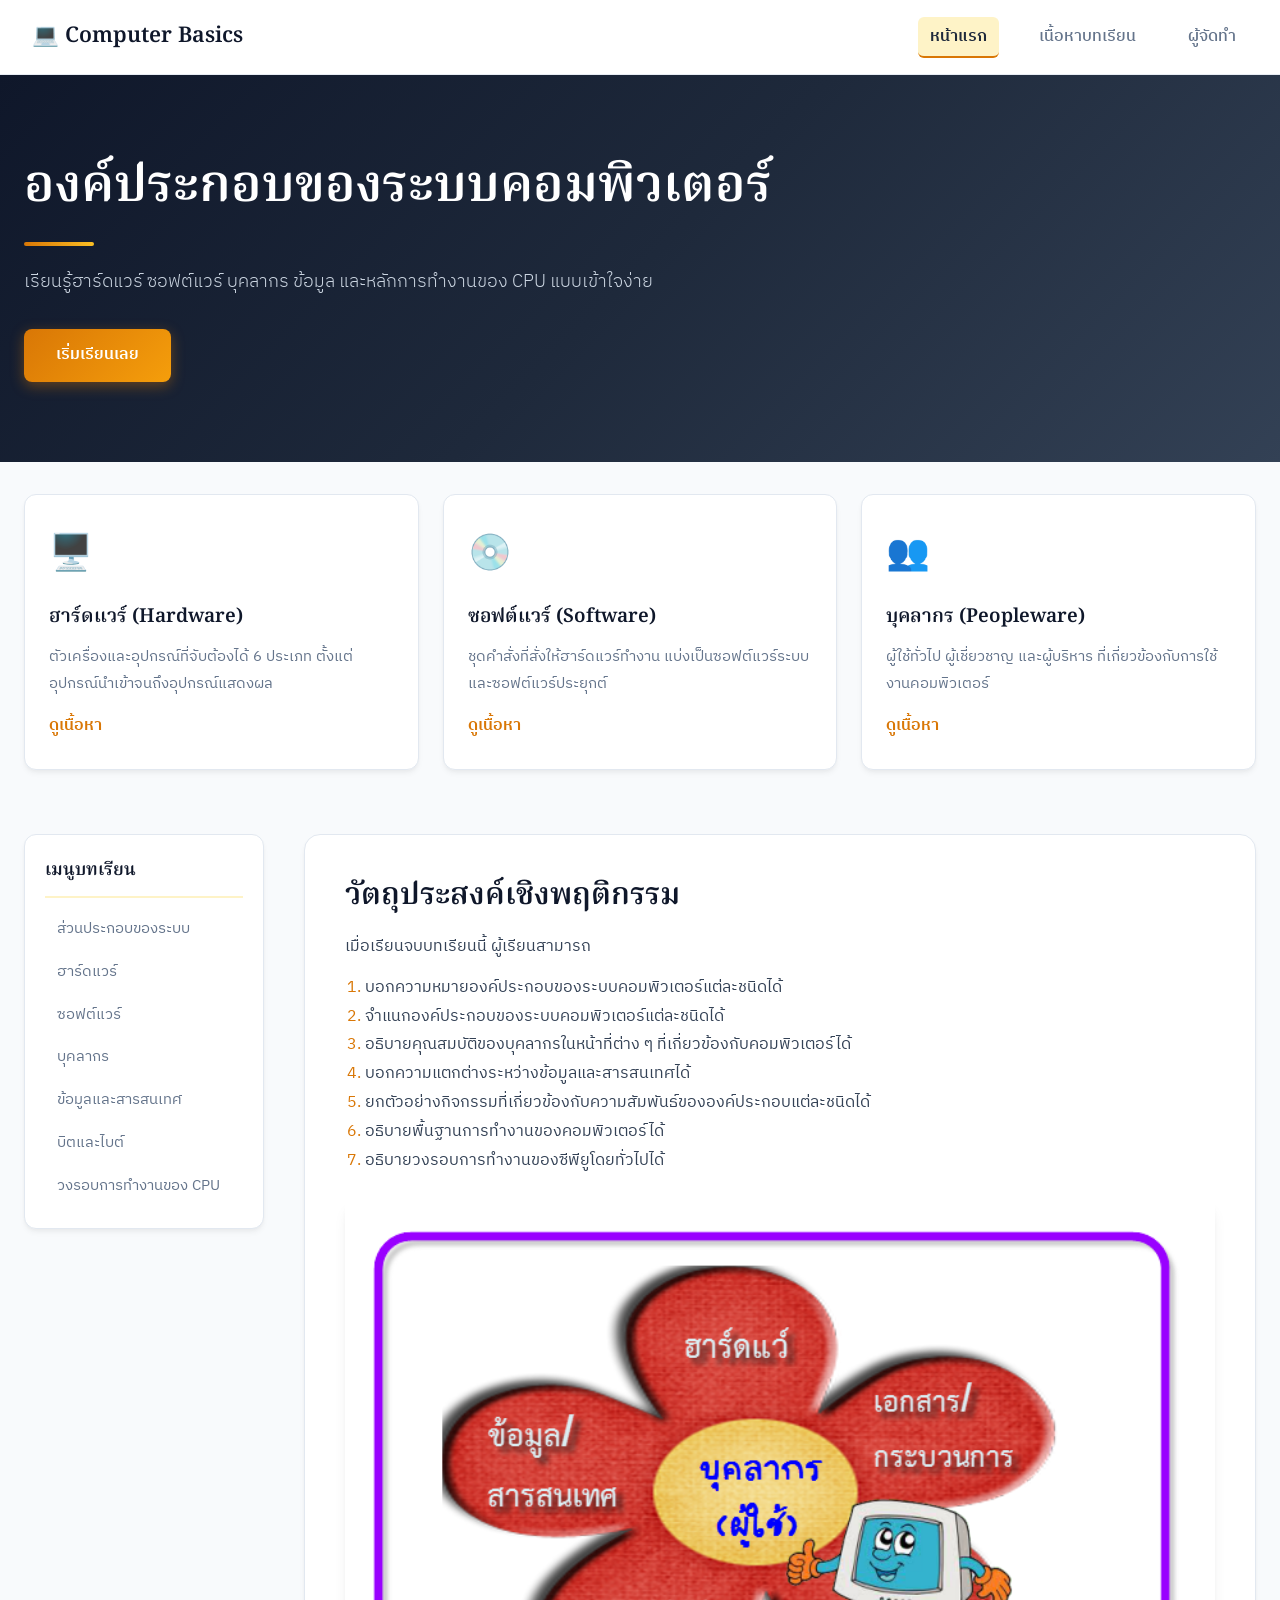
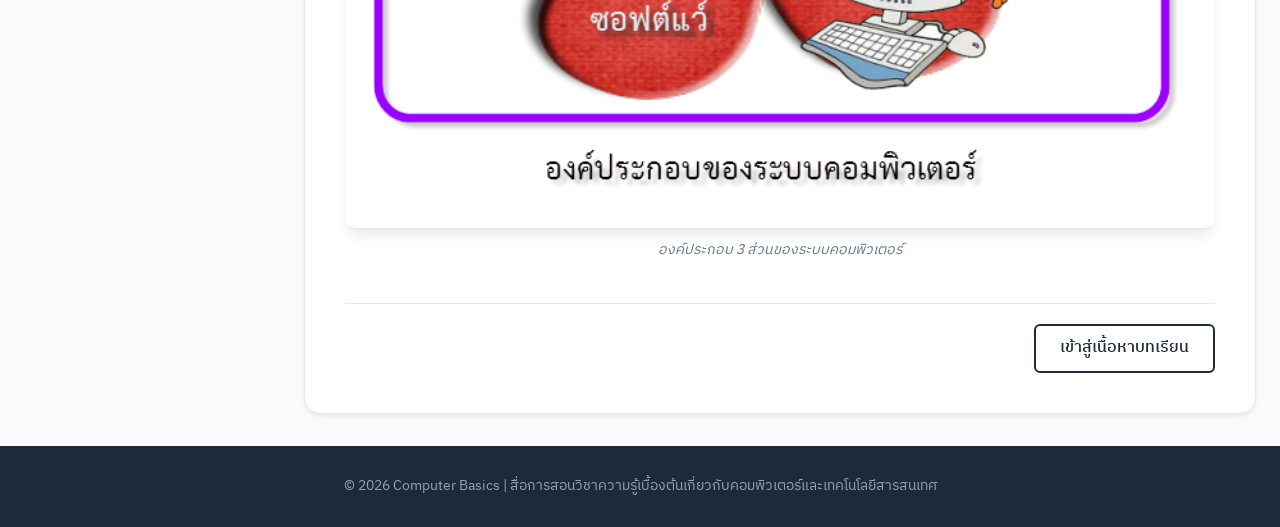
<file: index.html>
<!doctype html>
<html lang="th">
  <head>
    <meta charset="UTF-8" />
    <meta name="viewport" content="width=device-width, initial-scale=1.0, maximum-scale=1.0, user-scalable=no" />
    <title>หน้าแรก | องค์ประกอบของระบบคอมพิวเตอร์</title>
    <link rel="preconnect" href="https://fonts.googleapis.com" />
    <link rel="preconnect" href="https://fonts.gstatic.com" crossorigin />
    <link
      href="https://fonts.googleapis.com/css2?family=IBM+Plex+Sans+Thai:wght@300;400;500;600&family=Noto+Serif+Thai:wght@500;600&display=swap"
      rel="stylesheet"
    />
    <link rel="stylesheet" href="style.css" />
  </head>
  <body>
    <header>
      <nav class="navbar">
        <a href="index.html" class="logo">💻 Computer Basics</a>
        <ul class="nav-links">
          <li>
            <a href="index.html" class="active" aria-current="page">หน้าแรก</a>
          </li>
          <li><a href="lesson.html">เนื้อหาบทเรียน</a></li>
          <li><a href="credit.html">ผู้จัดทำ</a></li>
        </ul>
      </nav>
    </header>

    <section class="hero">
      <h1>องค์ประกอบของระบบคอมพิวเตอร์</h1>
      <p>
        เรียนรู้ฮาร์ดแวร์ ซอฟต์แวร์ บุคลากร ข้อมูล และหลักการทำงานของ CPU
        แบบเข้าใจง่าย
      </p>
      <a href="lesson.html" class="btn-cta">เริ่มเรียนเลย</a>
    </section>

    <section class="features">
      <article class="card">
        <div class="card-icon">🖥️</div>
        <h3>ฮาร์ดแวร์ (Hardware)</h3>
        <p>
          ตัวเครื่องและอุปกรณ์ที่จับต้องได้ 6 ประเภท
          ตั้งแต่อุปกรณ์นำเข้าจนถึงอุปกรณ์แสดงผล
        </p>
        <a class="more" href="lesson.html#hardware">ดูเนื้อหา</a>
      </article>
      <article class="card">
        <div class="card-icon">💿</div>
        <h3>ซอฟต์แวร์ (Software)</h3>
        <p>
          ชุดคำสั่งที่สั่งให้ฮาร์ดแวร์ทำงาน
          แบ่งเป็นซอฟต์แวร์ระบบและซอฟต์แวร์ประยุกต์
        </p>
        <a class="more" href="lesson.html#software">ดูเนื้อหา</a>
      </article>
      <article class="card">
        <div class="card-icon">👥</div>
        <h3>บุคลากร (Peopleware)</h3>
        <p>
          ผู้ใช้ทั่วไป ผู้เชี่ยวชาญ และผู้บริหาร
          ที่เกี่ยวข้องกับการใช้งานคอมพิวเตอร์
        </p>
        <a class="more" href="lesson.html#peopleware">ดูเนื้อหา</a>
      </article>
    </section>

    <div class="container">
      <aside>
        <h3>เมนูบทเรียน</h3>
        <ul>
          <li><a href="lesson.html#components">ส่วนประกอบของระบบ</a></li>
          <li><a href="lesson.html#hardware">ฮาร์ดแวร์</a></li>
          <li><a href="lesson.html#software">ซอฟต์แวร์</a></li>
          <li><a href="lesson.html#peopleware">บุคลากร</a></li>
          <li><a href="lesson.html#data">ข้อมูลและสารสนเทศ</a></li>
          <li><a href="lesson.html#bits">บิตและไบต์</a></li>
          <li><a href="lesson.html#cpu">วงรอบการทำงานของ CPU</a></li>
        </ul>
      </aside>
      <main>
        <h1>วัตถุประสงค์เชิงพฤติกรรม</h1>
        <p>เมื่อเรียนจบบทเรียนนี้ ผู้เรียนสามารถ</p>
        <ol>
          <li>บอกความหมายองค์ประกอบของระบบคอมพิวเตอร์แต่ละชนิดได้</li>
          <li>จำแนกองค์ประกอบของระบบคอมพิวเตอร์แต่ละชนิดได้</li>
          <li>
            อธิบายคุณสมบัติของบุคลากรในหน้าที่ต่าง ๆ
            ที่เกี่ยวข้องกับคอมพิวเตอร์ได้
          </li>
          <li>บอกความแตกต่างระหว่างข้อมูลและสารสนเทศได้</li>
          <li>
            ยกตัวอย่างกิจกรรมที่เกี่ยวข้องกับความสัมพันธ์ขององค์ประกอบแต่ละชนิดได้
          </li>
          <li>อธิบายพื้นฐานการทำงานของคอมพิวเตอร์ได้</li>
          <li>อธิบายวงรอบการทำงานของซีพียูโดยทั่วไปได้</li>
        </ol>
        <figure>
        <!-- บรรทัดเดิม: src="งานบทที่2\images\tt.png" -->
<!-- เปลี่ยนเป็น: -->
<img src="images/tt.png" alt="แผนภาพองค์ประกอบของระบบคอมพิวเตอร์ ได้แก่ ฮาร์ดแวร์ ซอฟต์แวร์ และบุคลากร" />
          <figcaption>องค์ประกอบ 3 ส่วนของระบบคอมพิวเตอร์</figcaption>
        </figure>
        <div class="pager">
          <span></span><a href="lesson.html">เข้าสู่เนื้อหาบทเรียน</a>
        </div>
      </main>
    </div>

    <footer>
      <p>
        &copy; 2026 Computer Basics |
        สื่อการสอนวิชาความรู้เบื้องต้นเกี่ยวกับคอมพิวเตอร์และเทคโนโลยีสารสนเทศ
      </p>
    </footer>
  </body>
</html>
</file>
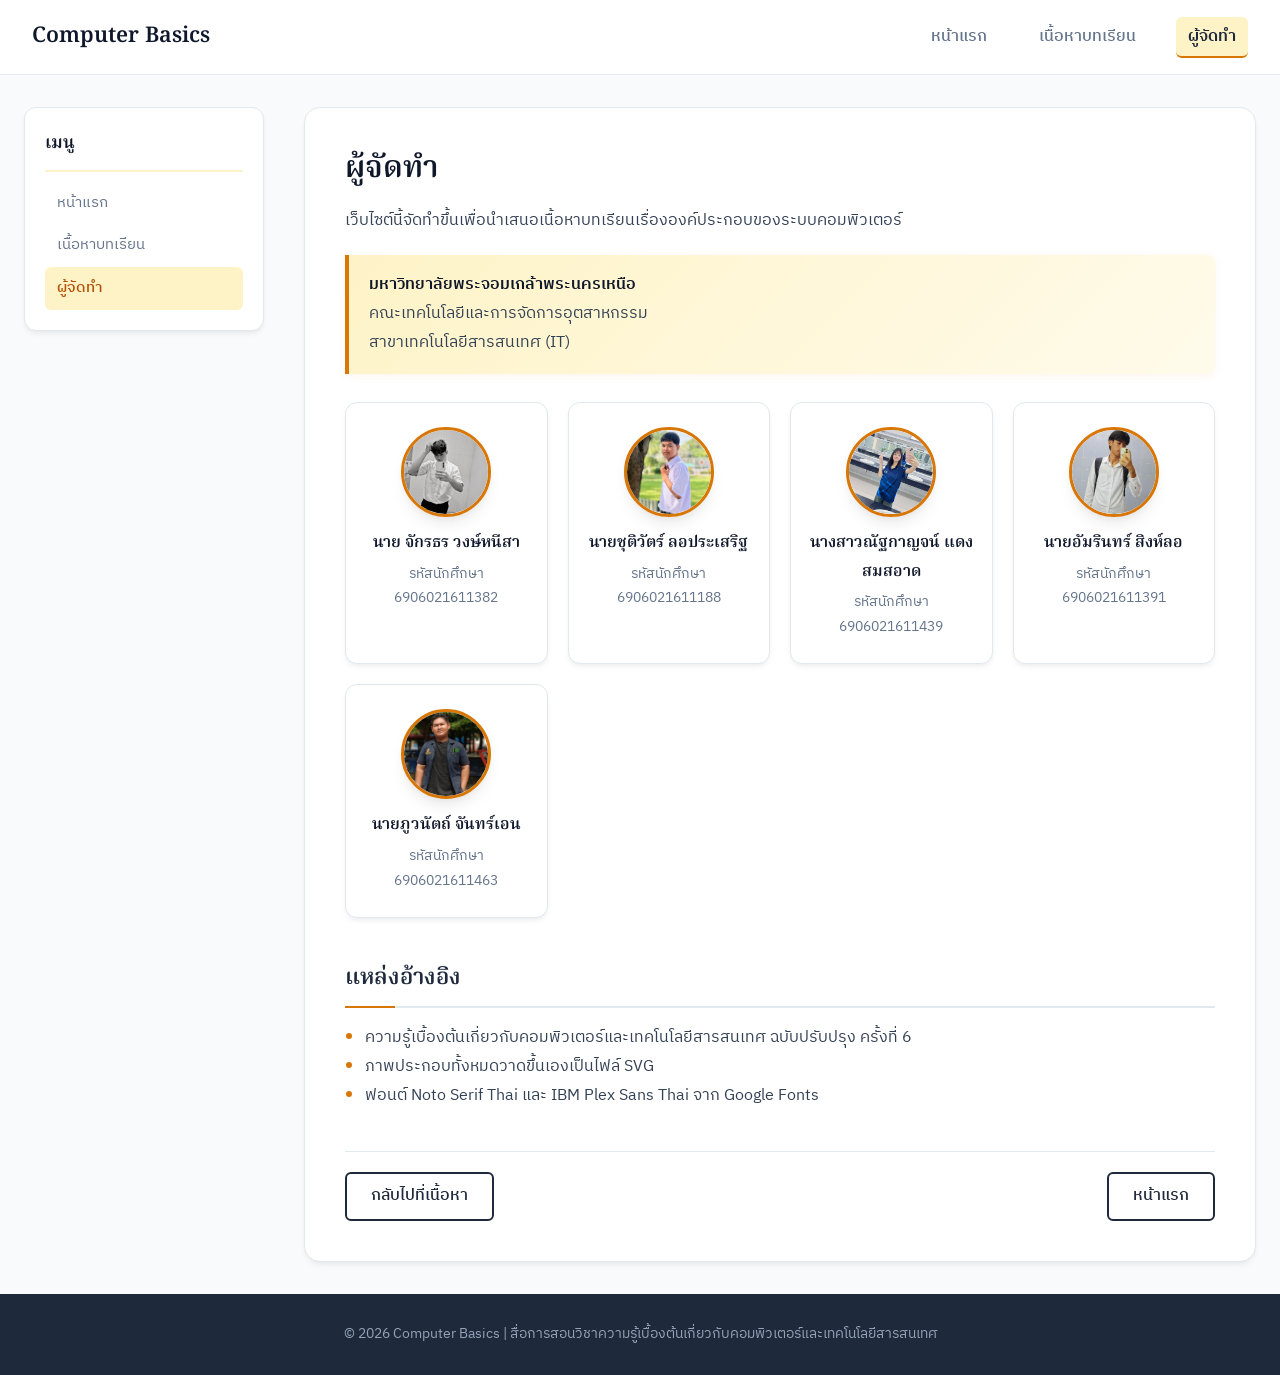
<file: credit.html>
<!doctype html>
<html lang="th">
  <head>
    <meta charset="UTF-8" />
 <meta name="viewport" content="width=device-width, initial-scale=1.0, maximum-scale=1.0, user-scalable=no" />
    <title>ผู้จัดทำ | องค์ประกอบของระบบคอมพิวเตอร์</title>
    <link rel="preconnect" href="https://fonts.googleapis.com" />
    <link rel="preconnect" href="https://fonts.gstatic.com" crossorigin />
    <link
      href="https://fonts.googleapis.com/css2?family=IBM+Plex+Sans+Thai:wght@300;400;500;600&family=Noto+Serif+Thai:wght@500;600&display=swap"
      rel="stylesheet"
    />
    <link rel="stylesheet" href="style.css" />
  </head>
  <body>
    <header>
      <nav class="navbar">
        <a href="index.html" class="logo"> Computer Basics</a>
        <ul class="nav-links">
          <li><a href="index.html">หน้าแรก</a></li>
          <li><a href="lesson.html">เนื้อหาบทเรียน</a></li>
          <li>
            <a href="credit.html" class="active" aria-current="page"
              >ผู้จัดทำ</a
            >
          </li>
        </ul>
      </nav>
    </header>

    <div class="container">
      <aside>
        <h3>เมนู</h3>
        <ul>
          <li><a href="index.html">หน้าแรก</a></li>
          <li><a href="lesson.html">เนื้อหาบทเรียน</a></li>
          <li><a href="credit.html" class="active">ผู้จัดทำ</a></li>
        </ul>
      </aside>
      <main>
        <h1>ผู้จัดทำ</h1>
        <p>
          เว็บไซต์นี้จัดทำขึ้นเพื่อนำเสนอเนื้อหาบทเรียนเรื่ององค์ประกอบของระบบคอมพิวเตอร์
        </p>
        <div class="note">
          <strong>มหาวิทยาลัยพระจอมเกล้าพระนครเหนือ</strong><br />
          คณะเทคโนโลยีและการจัดการอุตสาหกรรม<br />
          สาขาเทคโนโลยีสารสนเทศ (IT)
        </div>

      <div class="members">
          <div class="member">
            <div class="avatar">
              <img
                src="images/IMG_20261003_191330.jpg"
                alt="นาย จักรธร วงษ์หนีสา"
                class="member-img"
              />
            </div>
            <h3>นาย จักรธร วงษ์หนีสา</h3>
            <p>รหัสนักศึกษา 6906021611382</p>
          </div>

          <div class="member">
            <div class="avatar">
              <img
                src="images/IMG_20261003_192153.jpg"
                alt="นายชุติวัตร์ ลอประเสริฐ"
                class="member-img"
              />
            </div>
            <h3>นายชุติวัตร์ ลอประเสริฐ</h3>
            <p>รหัสนักศึกษา 6906021611188</p>
          </div>

          <div class="member">
            <div class="avatar">
              <img
                src="images/IMG_20261003_191309.jpg"
                alt="นางสาวณัฐกาญจน์ แดงสมสอาด"
                class="member-img"
              />
            </div>
            <h3>นางสาวณัฐกาญจน์ แดงสมสอาด</h3>
            <p>รหัสนักศึกษา 6906021611439</p>
          </div>

          <div class="member">
            <div class="avatar">
              <img
                src="images/IMG_20261003_191347.jpg"
                alt="นายอัมรินทร์ สิงห์ลอ"
                class="member-img"
              />
            </div>
            <h3>นายอัมรินทร์ สิงห์ลอ</h3>
            <p>รหัสนักศึกษา 6906021611391</p>
          </div>

          <div class="member">
            <div class="avatar">
              <img
                src="images/IMG_20240914_123051_408.jpg"
                alt="นายภูวนัตถ์ จันทร์เอน"
                class="member-img"
              />
            </div>
            <h3>นายภูวนัตถ์ จันทร์เอน</h3>
            <p>รหัสนักศึกษา 6906021611463</p>
          </div>
        </div>

        <h2>แหล่งอ้างอิง</h2>
        <ul>
          <li>
            ความรู้เบื้องต้นเกี่ยวกับคอมพิวเตอร์และเทคโนโลยีสารสนเทศ
            ฉบับปรับปรุง ครั้งที่ 6
          </li>
          <li>ภาพประกอบทั้งหมดวาดขึ้นเองเป็นไฟล์ SVG</li>
          <li>ฟอนต์ Noto Serif Thai และ IBM Plex Sans Thai จาก Google Fonts</li>
        </ul>
        <div class="pager">
          <a href="lesson.html">กลับไปที่เนื้อหา</a
          ><a href="index.html">หน้าแรก</a>
        </div>
      </main>
    </div>

    <footer>
      <p>
        &copy; 2026 Computer Basics |
        สื่อการสอนวิชาความรู้เบื้องต้นเกี่ยวกับคอมพิวเตอร์และเทคโนโลยีสารสนเทศ
      </p>
    </footer>
  </body>
</html>
</file>
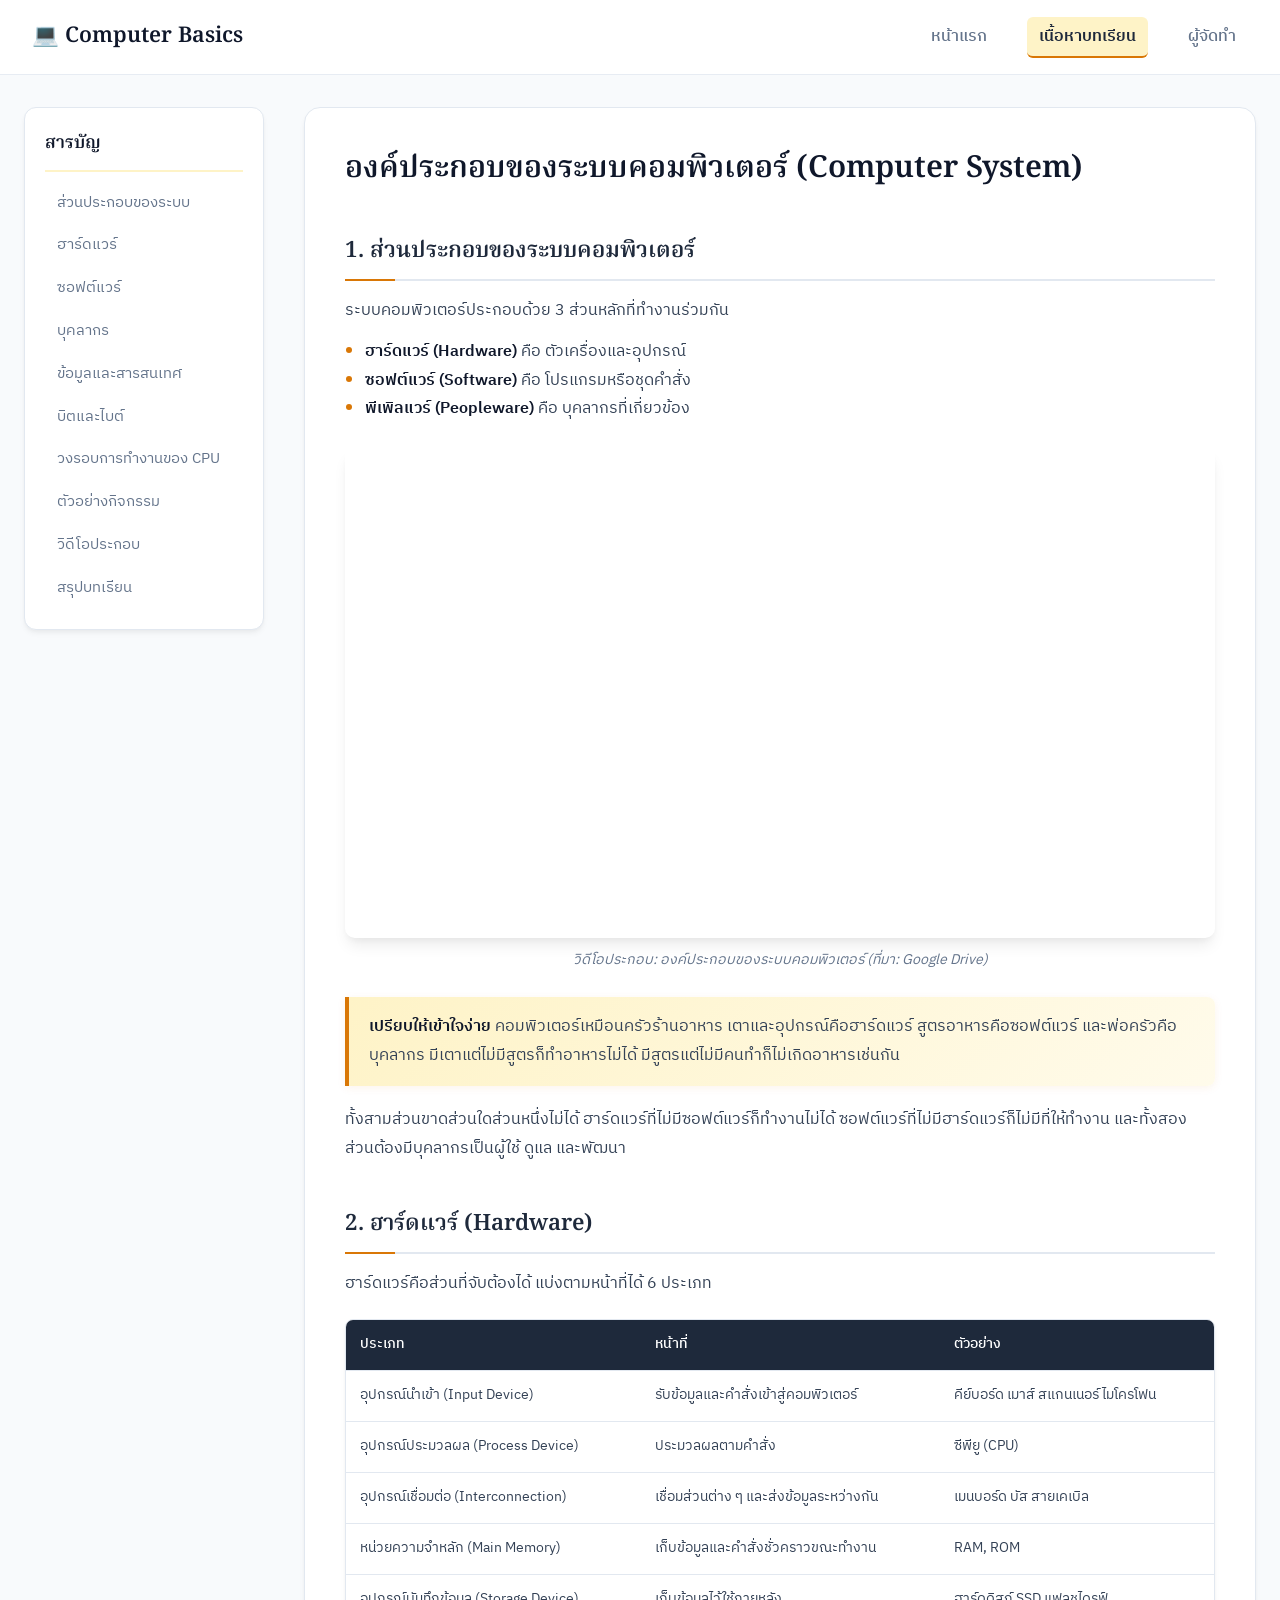
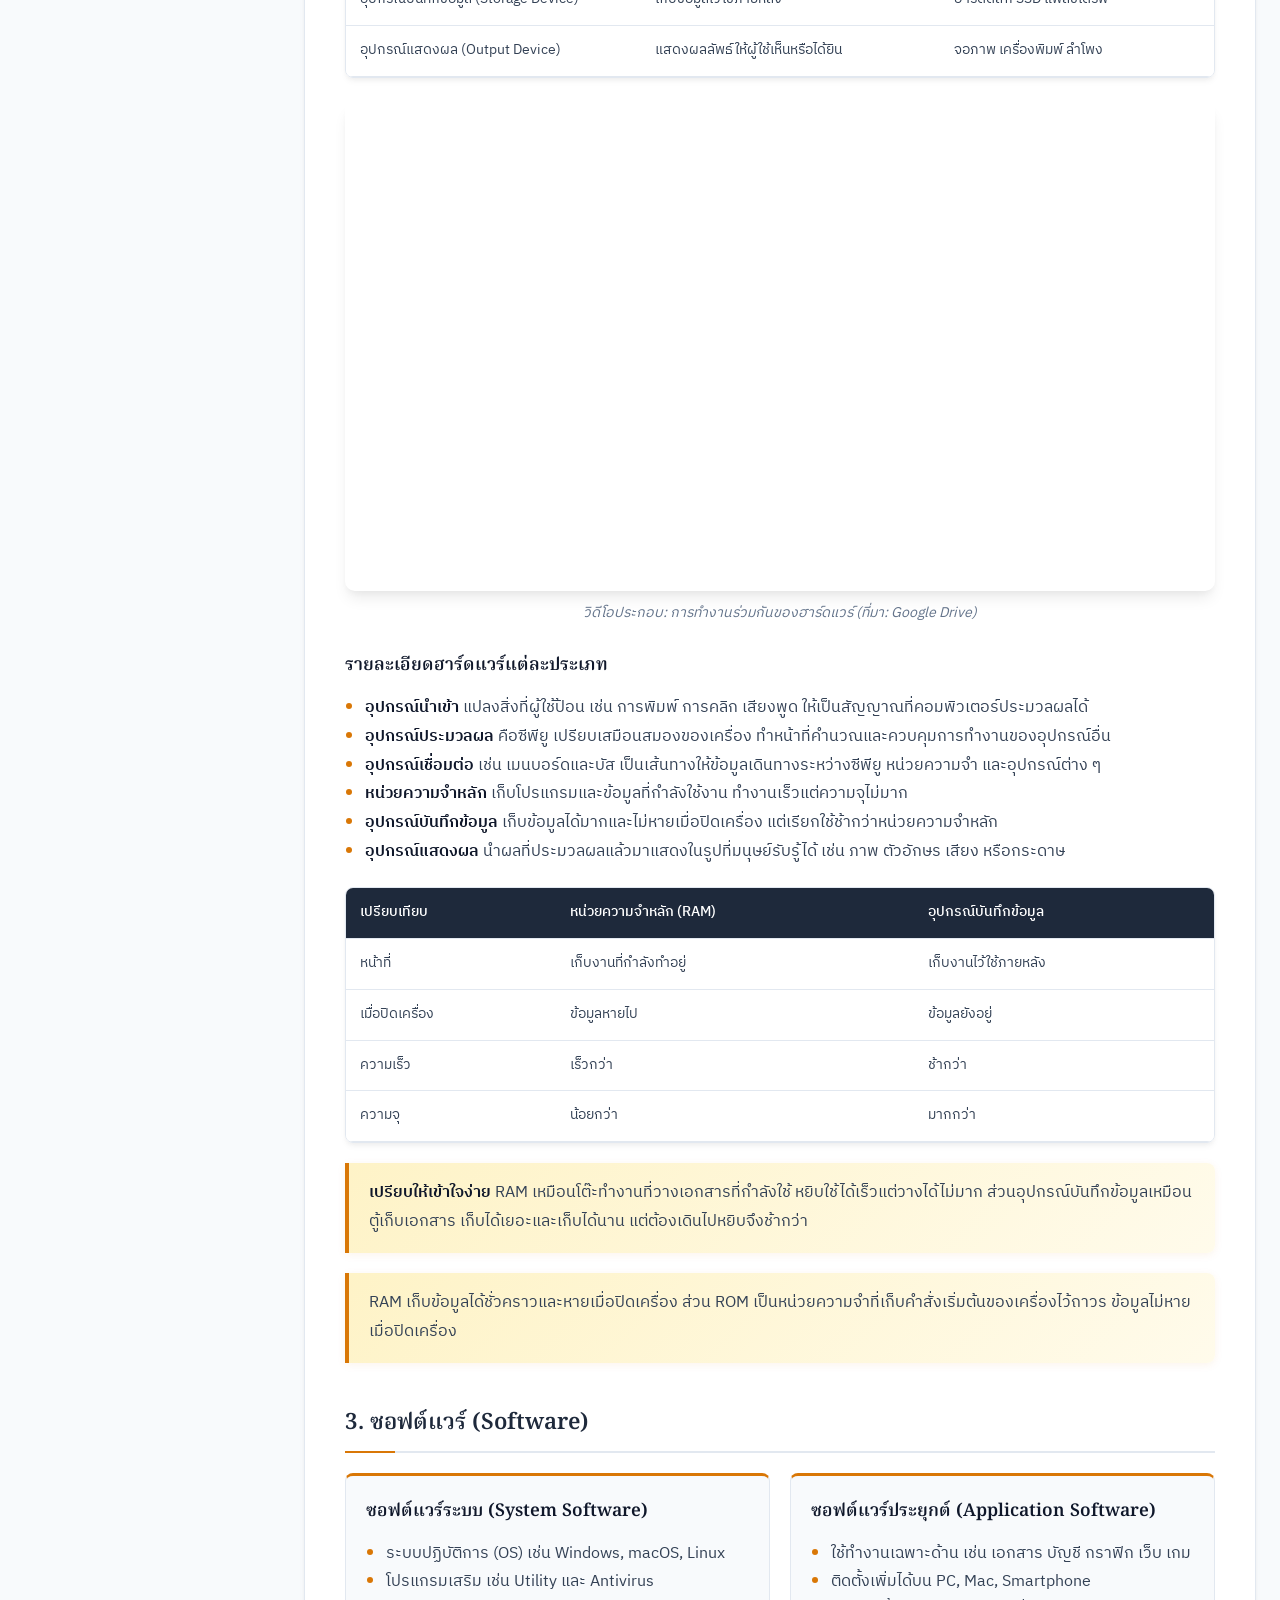
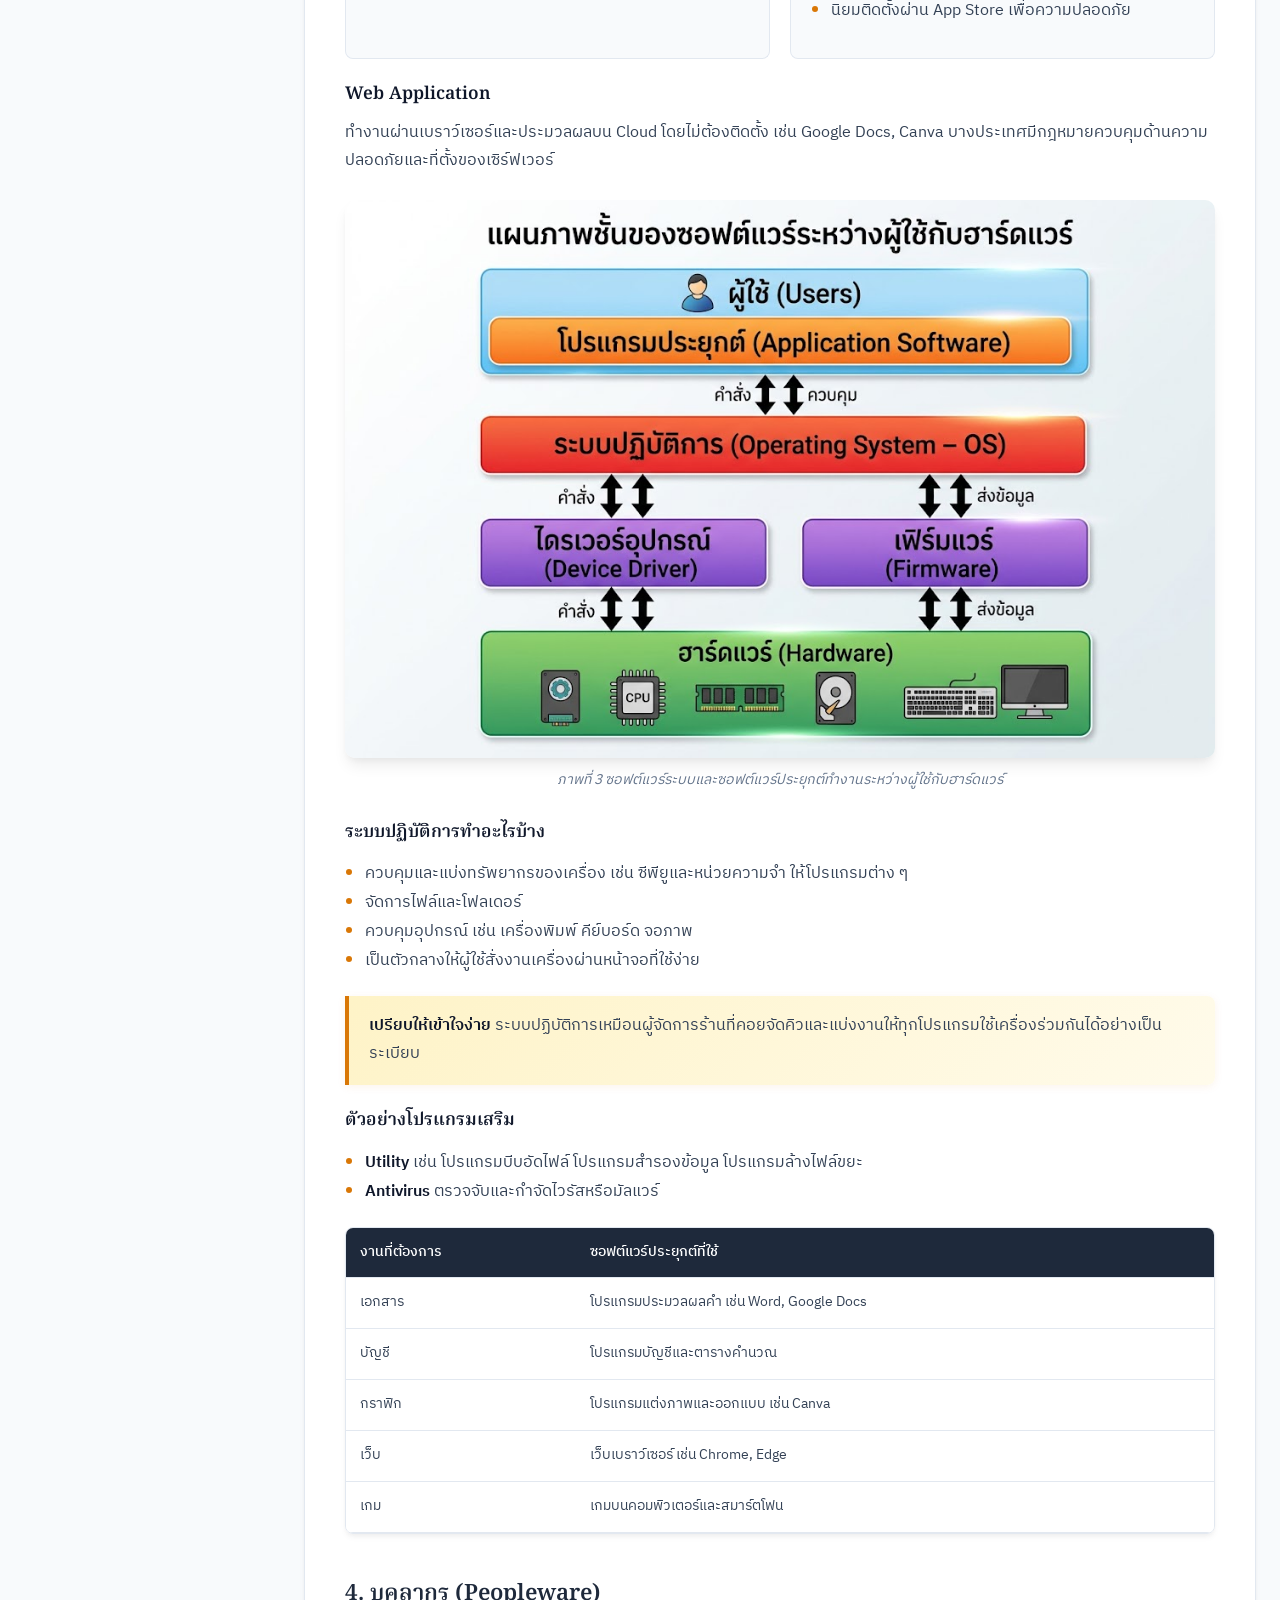
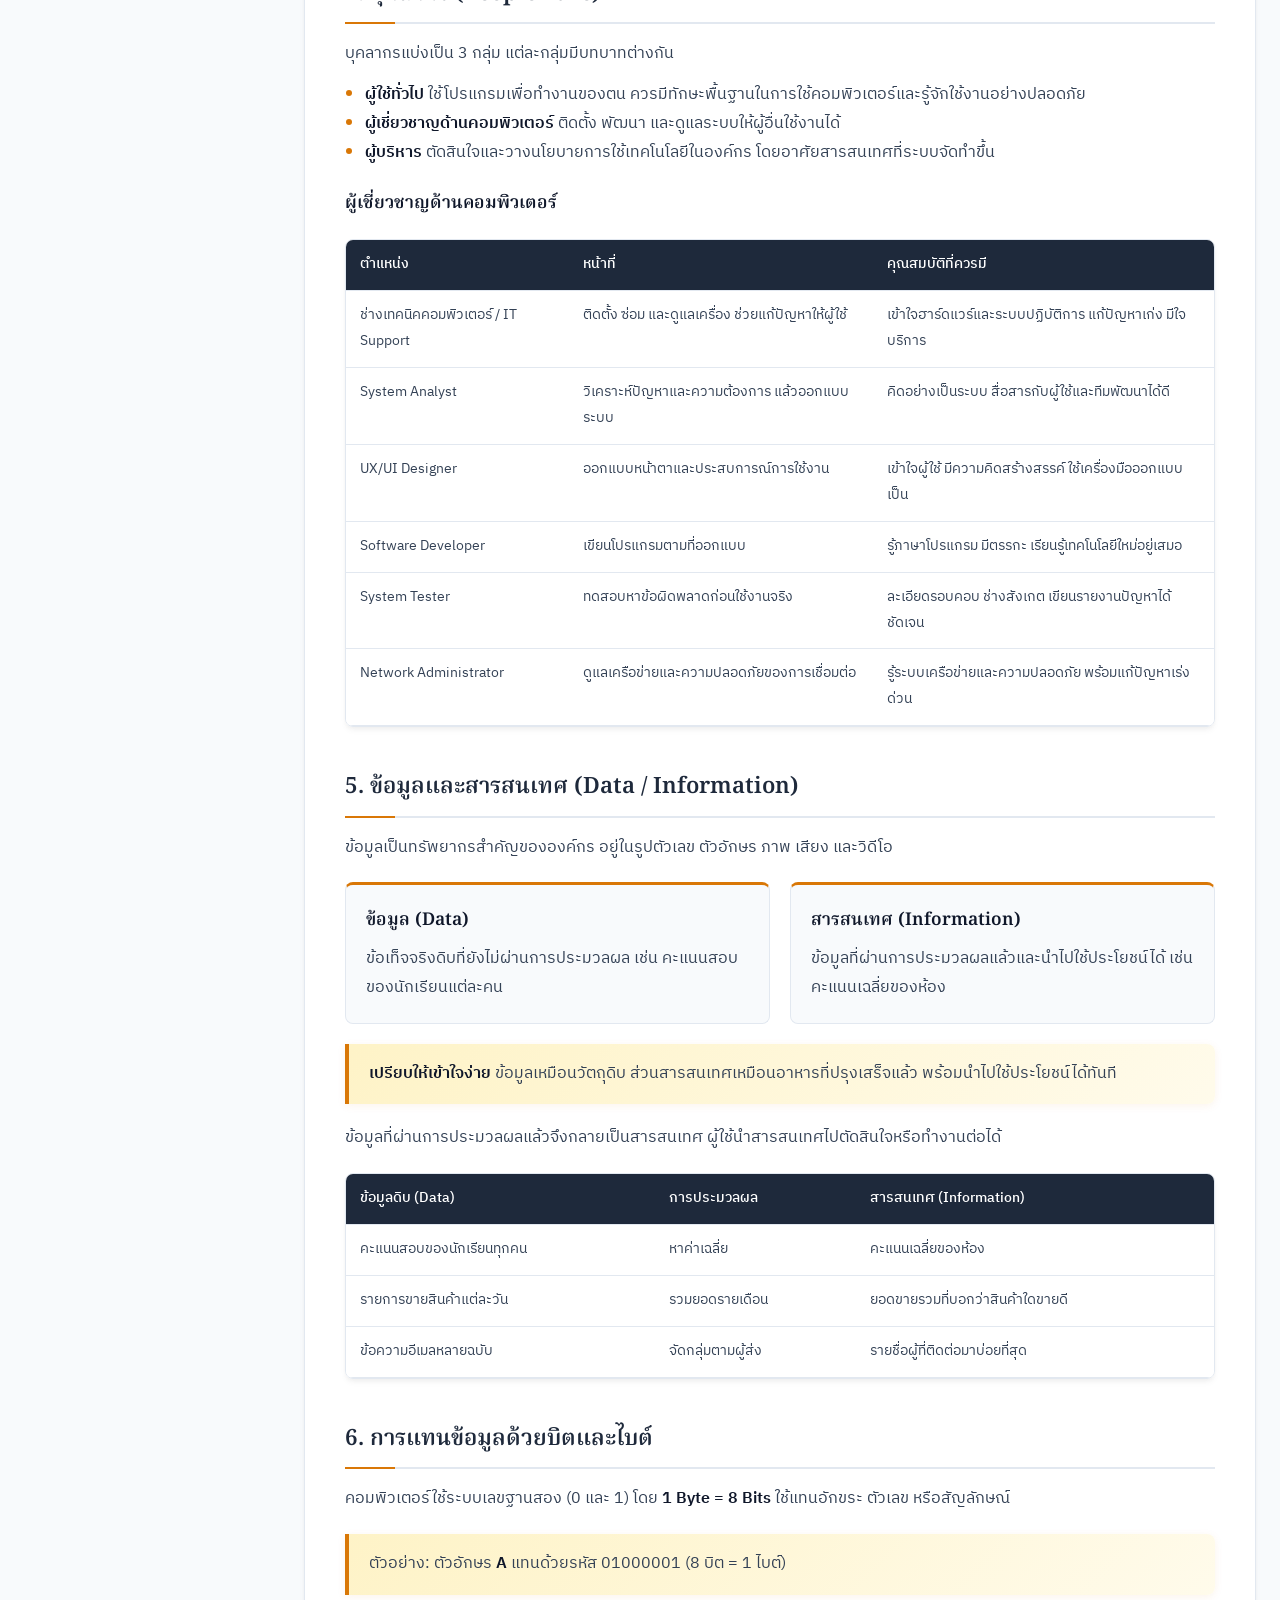
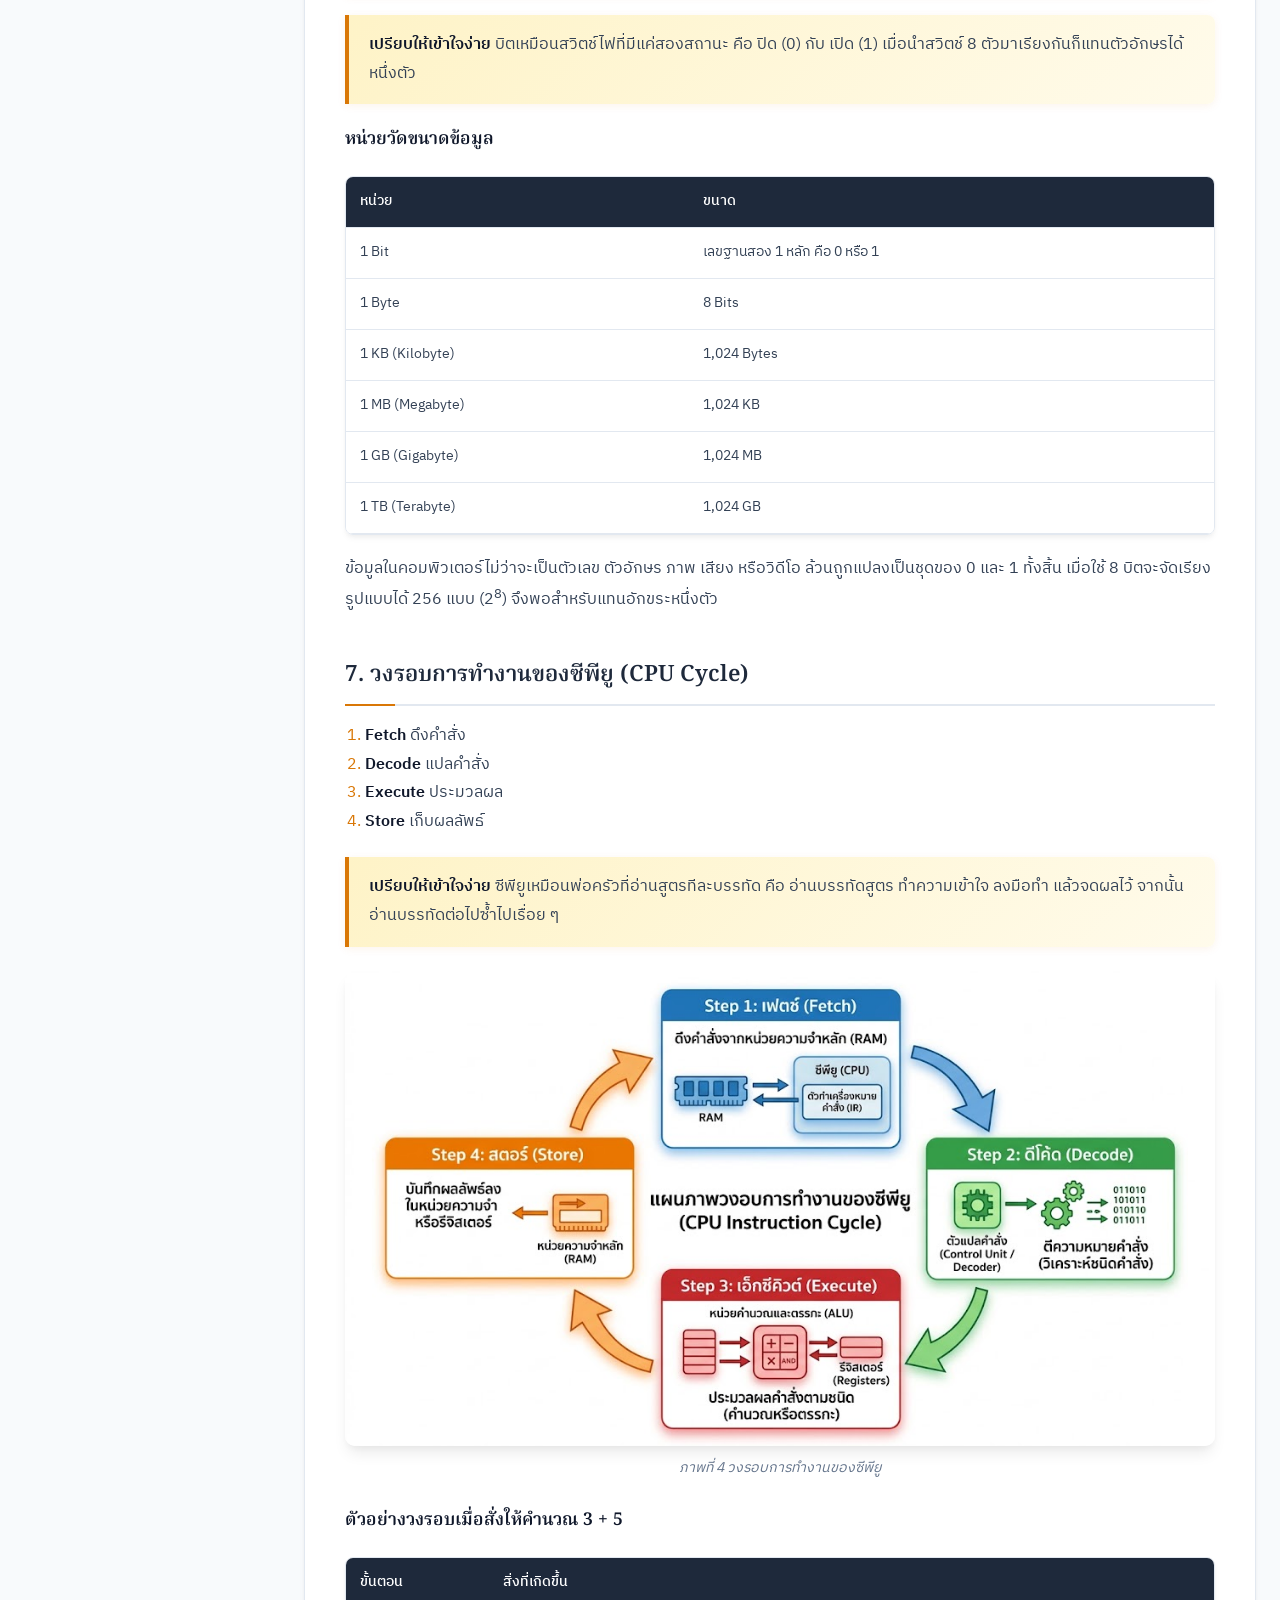
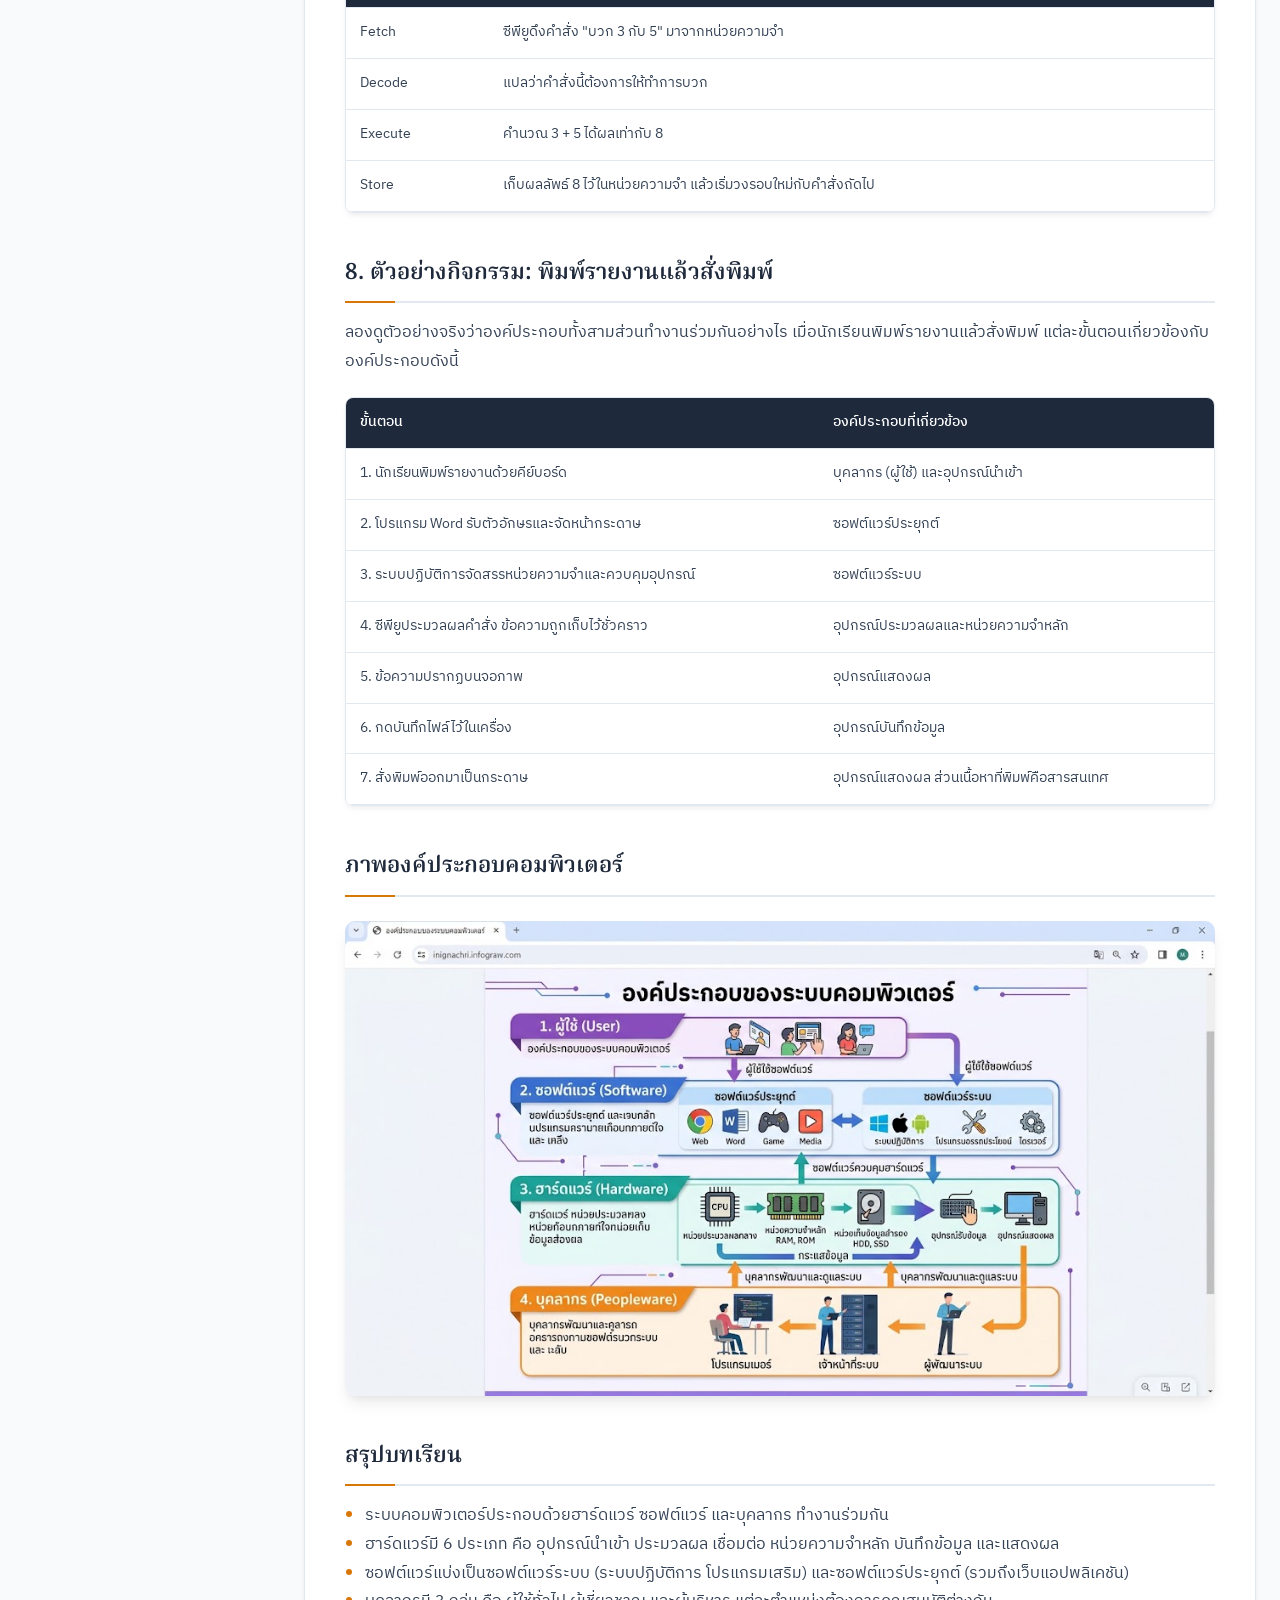
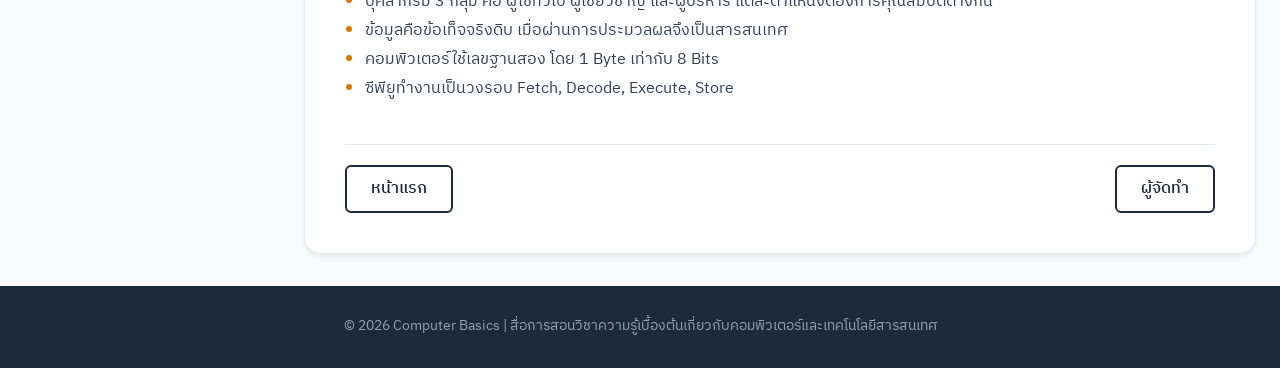
<file: lesson.html>
<!doctype html>
<html lang="th">
  <head>
    <meta charset="UTF-8" />
    <meta name="viewport" content="width=device-width, initial-scale=1.0, maximum-scale=1.0, user-scalable=no" />
    <title>เนื้อหาบทเรียน | องค์ประกอบของระบบคอมพิวเตอร์</title>
    <link rel="preconnect" href="https://fonts.googleapis.com" />
    <link rel="preconnect" href="https://fonts.gstatic.com" crossorigin />
    <link
      href="https://fonts.googleapis.com/css2?family=IBM+Plex+Sans+Thai:wght@300;400;500;600&family=Noto+Serif+Thai:wght@500;600&display=swap"
      rel="stylesheet"
    />
    <link rel="stylesheet" href="style.css" />
  </head>
  <body>
    <header>
      <nav class="navbar">
        <a href="index.html" class="logo">💻 Computer Basics</a>
        <ul class="nav-links">
          <li><a href="index.html">หน้าแรก</a></li>
          <li>
            <a href="lesson.html" class="active" aria-current="page"
              >เนื้อหาบทเรียน</a
            >
          </li>
          <li><a href="credit.html">ผู้จัดทำ</a></li>
        </ul>
      </nav>
    </header>

    <div class="container">
      <aside>
        <h3>สารบัญ</h3>
        <ul>
          <li><a href="#components">ส่วนประกอบของระบบ</a></li>
          <li><a href="#hardware">ฮาร์ดแวร์</a></li>
          <li><a href="#software">ซอฟต์แวร์</a></li>
          <li><a href="#peopleware">บุคลากร</a></li>
          <li><a href="#data">ข้อมูลและสารสนเทศ</a></li>
          <li><a href="#bits">บิตและไบต์</a></li>
          <li><a href="#cpu">วงรอบการทำงานของ CPU</a></li>
          <li><a href="#activity">ตัวอย่างกิจกรรม</a></li>
          <li><a href="#video">วิดีโอประกอบ</a></li>
          <li><a href="#summary">สรุปบทเรียน</a></li>
        </ul>
      </aside>

      <main>
        <h1>องค์ประกอบของระบบคอมพิวเตอร์ (Computer System)</h1>

        <h2 id="components">1. ส่วนประกอบของระบบคอมพิวเตอร์</h2>
        <p>ระบบคอมพิวเตอร์ประกอบด้วย 3 ส่วนหลักที่ทำงานร่วมกัน</p>
        <ul>
          <li>
            <strong>ฮาร์ดแวร์ (Hardware)</strong> คือ ตัวเครื่องและอุปกรณ์
          </li>
          <li>
            <strong>ซอฟต์แวร์ (Software)</strong> คือ โปรแกรมหรือชุดคำสั่ง
          </li>
          <li>
            <strong>พีเพิลแวร์ (Peopleware)</strong> คือ บุคลากรที่เกี่ยวข้อง
          </li>
        </ul>
        <figure>
          <div class="video-box">
            <iframe
              src="https://drive.google.com/file/d/1Eh1FkmzZn4gCnfFl4a2dnmx_GrP_KbMY/preview"
              title="วิดีโอประกอบการเรียน องค์ประกอบของคอมพิวเตอร์"
              allow="autoplay"
              allowfullscreen
            ></iframe>
          </div>
          <figcaption>วิดีโอประกอบ: องค์ประกอบของระบบคอมพิวเตอร์ (ที่มา: Google Drive)</figcaption>
        </figure>
        <div class="note">
          <strong>เปรียบให้เข้าใจง่าย</strong> คอมพิวเตอร์เหมือนครัวร้านอาหาร
          เตาและอุปกรณ์คือฮาร์ดแวร์ สูตรอาหารคือซอฟต์แวร์ และพ่อครัวคือบุคลากร
          มีเตาแต่ไม่มีสูตรก็ทำอาหารไม่ได้
          มีสูตรแต่ไม่มีคนทำก็ไม่เกิดอาหารเช่นกัน
        </div>
        <p>
          ทั้งสามส่วนขาดส่วนใดส่วนหนึ่งไม่ได้
          ฮาร์ดแวร์ที่ไม่มีซอฟต์แวร์ก็ทำงานไม่ได้
          ซอฟต์แวร์ที่ไม่มีฮาร์ดแวร์ก็ไม่มีที่ให้ทำงาน
          และทั้งสองส่วนต้องมีบุคลากรเป็นผู้ใช้ ดูแล และพัฒนา
        </p>

        <h2 id="hardware">2. ฮาร์ดแวร์ (Hardware)</h2>
        <p>ฮาร์ดแวร์คือส่วนที่จับต้องได้ แบ่งตามหน้าที่ได้ 6 ประเภท</p>
        <div class="table-wrap">
          <table>
            <thead>
              <tr>
                <th>ประเภท</th>
                <th>หน้าที่</th>
                <th>ตัวอย่าง</th>
              </tr>
            </thead>
            <tbody>
              <tr>
                <td>อุปกรณ์นำเข้า (Input Device)</td>
                <td>รับข้อมูลและคำสั่งเข้าสู่คอมพิวเตอร์</td>
                <td>คีย์บอร์ด เมาส์ สแกนเนอร์ ไมโครโฟน</td>
              </tr>
              <tr>
                <td>อุปกรณ์ประมวลผล (Process Device)</td>
                <td>ประมวลผลตามคำสั่ง</td>
                <td>ซีพียู (CPU)</td>
              </tr>
              <tr>
                <td>อุปกรณ์เชื่อมต่อ (Interconnection)</td>
                <td>เชื่อมส่วนต่าง ๆ และส่งข้อมูลระหว่างกัน</td>
                <td>เมนบอร์ด บัส สายเคเบิล</td>
              </tr>
              <tr>
                <td>หน่วยความจำหลัก (Main Memory)</td>
                <td>เก็บข้อมูลและคำสั่งชั่วคราวขณะทำงาน</td>
                <td>RAM, ROM</td>
              </tr>
              <tr>
                <td>อุปกรณ์บันทึกข้อมูล (Storage Device)</td>
                <td>เก็บข้อมูลไว้ใช้ภายหลัง</td>
                <td>ฮาร์ดดิสก์ SSD แฟลชไดรฟ์</td>
              </tr>
              <tr>
                <td>อุปกรณ์แสดงผล (Output Device)</td>
                <td>แสดงผลลัพธ์ให้ผู้ใช้เห็นหรือได้ยิน</td>
                <td>จอภาพ เครื่องพิมพ์ ลำโพง</td>
              </tr>
            </tbody>
          </table>
        </div>
        <figure>
          <div class="video-box">
            <iframe
              src="https://drive.google.com/file/d/1tQ6sLUeKGHB7U6hK6mQyr4tsy41zdqc9/preview"
              title="วิดีโอประกอบ: การทำงานร่วมกันของฮาร์ดแวร์"
              allow="autoplay"
              allowfullscreen
            ></iframe>
          </div>
          <figcaption>
            วิดีโอประกอบ: การทำงานร่วมกันของฮาร์ดแวร์ (ที่มา: Google Drive)
          </figcaption>
        </figure>
        <h3>รายละเอียดฮาร์ดแวร์แต่ละประเภท</h3>
        <ul>
          <li>
            <strong>อุปกรณ์นำเข้า</strong> แปลงสิ่งที่ผู้ใช้ป้อน เช่น การพิมพ์
            การคลิก เสียงพูด ให้เป็นสัญญาณที่คอมพิวเตอร์ประมวลผลได้
          </li>
          <li>
            <strong>อุปกรณ์ประมวลผล</strong> คือซีพียู
            เปรียบเสมือนสมองของเครื่อง
            ทำหน้าที่คำนวณและควบคุมการทำงานของอุปกรณ์อื่น
          </li>
          <li>
            <strong>อุปกรณ์เชื่อมต่อ</strong> เช่น เมนบอร์ดและบัส
            เป็นเส้นทางให้ข้อมูลเดินทางระหว่างซีพียู หน่วยความจำ และอุปกรณ์ต่าง
            ๆ
          </li>
          <li>
            <strong>หน่วยความจำหลัก</strong> เก็บโปรแกรมและข้อมูลที่กำลังใช้งาน
            ทำงานเร็วแต่ความจุไม่มาก
          </li>
          <li>
            <strong>อุปกรณ์บันทึกข้อมูล</strong>
            เก็บข้อมูลได้มากและไม่หายเมื่อปิดเครื่อง
            แต่เรียกใช้ช้ากว่าหน่วยความจำหลัก
          </li>
          <li>
            <strong>อุปกรณ์แสดงผล</strong>
            นำผลที่ประมวลผลแล้วมาแสดงในรูปที่มนุษย์รับรู้ได้ เช่น ภาพ ตัวอักษร
            เสียง หรือกระดาษ
          </li>
        </ul>
        <div class="table-wrap">
          <table>
            <thead>
              <tr>
                <th>เปรียบเทียบ</th>
                <th>หน่วยความจำหลัก (RAM)</th>
                <th>อุปกรณ์บันทึกข้อมูล</th>
              </tr>
            </thead>
            <tbody>
              <tr>
                <td>หน้าที่</td>
                <td>เก็บงานที่กำลังทำอยู่</td>
                <td>เก็บงานไว้ใช้ภายหลัง</td>
              </tr>
              <tr>
                <td>เมื่อปิดเครื่อง</td>
                <td>ข้อมูลหายไป</td>
                <td>ข้อมูลยังอยู่</td>
              </tr>
              <tr>
                <td>ความเร็ว</td>
                <td>เร็วกว่า</td>
                <td>ช้ากว่า</td>
              </tr>
              <tr>
                <td>ความจุ</td>
                <td>น้อยกว่า</td>
                <td>มากกว่า</td>
              </tr>
            </tbody>
          </table>
        </div>
        <div class="note">
          <strong>เปรียบให้เข้าใจง่าย</strong> RAM
          เหมือนโต๊ะทำงานที่วางเอกสารที่กำลังใช้ หยิบใช้ได้เร็วแต่วางได้ไม่มาก
          ส่วนอุปกรณ์บันทึกข้อมูลเหมือนตู้เก็บเอกสาร เก็บได้เยอะและเก็บได้นาน
          แต่ต้องเดินไปหยิบจึงช้ากว่า
        </div>
        <div class="note">
          RAM เก็บข้อมูลได้ชั่วคราวและหายเมื่อปิดเครื่อง ส่วน ROM
          เป็นหน่วยความจำที่เก็บคำสั่งเริ่มต้นของเครื่องไว้ถาวร
          ข้อมูลไม่หายเมื่อปิดเครื่อง
        </div>

        <h2 id="software">3. ซอฟต์แวร์ (Software)</h2>
        <div class="compare">
          <div>
            <h3>ซอฟต์แวร์ระบบ (System Software)</h3>
            <ul>
              <li>ระบบปฏิบัติการ (OS) เช่น Windows, macOS, Linux</li>
              <li>โปรแกรมเสริม เช่น Utility และ Antivirus</li>
            </ul>
          </div>
          <div>
            <h3>ซอฟต์แวร์ประยุกต์ (Application Software)</h3>
            <ul>
              <li>ใช้ทำงานเฉพาะด้าน เช่น เอกสาร บัญชี กราฟิก เว็บ เกม</li>
              <li>ติดตั้งเพิ่มได้บน PC, Mac, Smartphone</li>
              <li>นิยมติดตั้งผ่าน App Store เพื่อความปลอดภัย</li>
            </ul>
          </div>
        </div>
        <h3>Web Application</h3>
        <p>
          ทำงานผ่านเบราว์เซอร์และประมวลผลบน Cloud โดยไม่ต้องติดตั้ง เช่น Google
          Docs, Canva
          บางประเทศมีกฎหมายควบคุมด้านความปลอดภัยและที่ตั้งของเซิร์ฟเวอร์
        </p>
        <figure>
         <img src="images/ed8a8ea3-9471-45f9-97fc-2ceaba0f653e.jpg" alt="แผนภาพชั้นของซอฟต์แวร์ระหว่างผู้ใช้กับฮาร์ดแวร์" />
          <figcaption>
            ภาพที่ 3
            ซอฟต์แวร์ระบบและซอฟต์แวร์ประยุกต์ทำงานระหว่างผู้ใช้กับฮาร์ดแวร์
          </figcaption>
        </figure>
        <h3>ระบบปฏิบัติการทำอะไรบ้าง</h3>
        <ul>
          <li>
            ควบคุมและแบ่งทรัพยากรของเครื่อง เช่น ซีพียูและหน่วยความจำ
            ให้โปรแกรมต่าง ๆ
          </li>
          <li>จัดการไฟล์และโฟลเดอร์</li>
          <li>ควบคุมอุปกรณ์ เช่น เครื่องพิมพ์ คีย์บอร์ด จอภาพ</li>
          <li>เป็นตัวกลางให้ผู้ใช้สั่งงานเครื่องผ่านหน้าจอที่ใช้ง่าย</li>
        </ul>
        <div class="note">
          <strong>เปรียบให้เข้าใจง่าย</strong>
          ระบบปฏิบัติการเหมือนผู้จัดการร้านที่คอยจัดคิวและแบ่งงานให้ทุกโปรแกรมใช้เครื่องร่วมกันได้อย่างเป็นระเบียบ
        </div>
        <h3>ตัวอย่างโปรแกรมเสริม</h3>
        <ul>
          <li>
            <strong>Utility</strong> เช่น โปรแกรมบีบอัดไฟล์ โปรแกรมสำรองข้อมูล
            โปรแกรมล้างไฟล์ขยะ
          </li>
          <li><strong>Antivirus</strong> ตรวจจับและกำจัดไวรัสหรือมัลแวร์</li>
        </ul>
        <div class="table-wrap">
          <table>
            <thead>
              <tr>
                <th>งานที่ต้องการ</th>
                <th>ซอฟต์แวร์ประยุกต์ที่ใช้</th>
              </tr>
            </thead>
            <tbody>
              <tr>
                <td>เอกสาร</td>
                <td>โปรแกรมประมวลผลคำ เช่น Word, Google Docs</td>
              </tr>
              <tr>
                <td>บัญชี</td>
                <td>โปรแกรมบัญชีและตารางคำนวณ</td>
              </tr>
              <tr>
                <td>กราฟิก</td>
                <td>โปรแกรมแต่งภาพและออกแบบ เช่น Canva</td>
              </tr>
              <tr>
                <td>เว็บ</td>
                <td>เว็บเบราว์เซอร์ เช่น Chrome, Edge</td>
              </tr>
              <tr>
                <td>เกม</td>
                <td>เกมบนคอมพิวเตอร์และสมาร์ตโฟน</td>
              </tr>
            </tbody>
          </table>
        </div>

        <h2 id="peopleware">4. บุคลากร (Peopleware)</h2>
        <p>บุคลากรแบ่งเป็น 3 กลุ่ม แต่ละกลุ่มมีบทบาทต่างกัน</p>
        <ul>
          <li>
            <strong>ผู้ใช้ทั่วไป</strong> ใช้โปรแกรมเพื่อทำงานของตน
            ควรมีทักษะพื้นฐานในการใช้คอมพิวเตอร์และรู้จักใช้งานอย่างปลอดภัย
          </li>
          <li>
            <strong>ผู้เชี่ยวชาญด้านคอมพิวเตอร์</strong> ติดตั้ง พัฒนา
            และดูแลระบบให้ผู้อื่นใช้งานได้
          </li>
          <li>
            <strong>ผู้บริหาร</strong>
            ตัดสินใจและวางนโยบายการใช้เทคโนโลยีในองค์กร
            โดยอาศัยสารสนเทศที่ระบบจัดทำขึ้น
          </li>
        </ul>
        <h3>ผู้เชี่ยวชาญด้านคอมพิวเตอร์</h3>
        <div class="table-wrap">
          <table>
            <thead>
              <tr>
                <th>ตำแหน่ง</th>
                <th>หน้าที่</th>
                <th>คุณสมบัติที่ควรมี</th>
              </tr>
            </thead>
            <tbody>
              <tr>
                <td>ช่างเทคนิคคอมพิวเตอร์ / IT Support</td>
                <td>ติดตั้ง ซ่อม และดูแลเครื่อง ช่วยแก้ปัญหาให้ผู้ใช้</td>
                <td>
                  เข้าใจฮาร์ดแวร์และระบบปฏิบัติการ แก้ปัญหาเก่ง มีใจบริการ
                </td>
              </tr>
              <tr>
                <td>System Analyst</td>
                <td>วิเคราะห์ปัญหาและความต้องการ แล้วออกแบบระบบ</td>
                <td>คิดอย่างเป็นระบบ สื่อสารกับผู้ใช้และทีมพัฒนาได้ดี</td>
              </tr>
              <tr>
                <td>UX/UI Designer</td>
                <td>ออกแบบหน้าตาและประสบการณ์การใช้งาน</td>
                <td>
                  เข้าใจผู้ใช้ มีความคิดสร้างสรรค์ ใช้เครื่องมือออกแบบเป็น
                </td>
              </tr>
              <tr>
                <td>Software Developer</td>
                <td>เขียนโปรแกรมตามที่ออกแบบ</td>
                <td>รู้ภาษาโปรแกรม มีตรรกะ เรียนรู้เทคโนโลยีใหม่อยู่เสมอ</td>
              </tr>
              <tr>
                <td>System Tester</td>
                <td>ทดสอบหาข้อผิดพลาดก่อนใช้งานจริง</td>
                <td>ละเอียดรอบคอบ ช่างสังเกต เขียนรายงานปัญหาได้ชัดเจน</td>
              </tr>
              <tr>
                <td>Network Administrator</td>
                <td>ดูแลเครือข่ายและความปลอดภัยของการเชื่อมต่อ</td>
                <td>รู้ระบบเครือข่ายและความปลอดภัย พร้อมแก้ปัญหาเร่งด่วน</td>
              </tr>
            </tbody>
          </table>
        </div>

        <h2 id="data">5. ข้อมูลและสารสนเทศ (Data / Information)</h2>
        <p>
          ข้อมูลเป็นทรัพยากรสำคัญขององค์กร อยู่ในรูปตัวเลข ตัวอักษร ภาพ เสียง
          และวิดีโอ
        </p>
        <div class="compare">
          <div>
            <h3>ข้อมูล (Data)</h3>
            <p>
              ข้อเท็จจริงดิบที่ยังไม่ผ่านการประมวลผล เช่น
              คะแนนสอบของนักเรียนแต่ละคน
            </p>
          </div>
          <div>
            <h3>สารสนเทศ (Information)</h3>
            <p>
              ข้อมูลที่ผ่านการประมวลผลแล้วและนำไปใช้ประโยชน์ได้ เช่น
              คะแนนเฉลี่ยของห้อง
            </p>
          </div>
        </div>

        <div class="note">
          <strong>เปรียบให้เข้าใจง่าย</strong> ข้อมูลเหมือนวัตถุดิบ
          ส่วนสารสนเทศเหมือนอาหารที่ปรุงเสร็จแล้ว พร้อมนำไปใช้ประโยชน์ได้ทันที
        </div>
        <p>
          ข้อมูลที่ผ่านการประมวลผลแล้วจึงกลายเป็นสารสนเทศ
          ผู้ใช้นำสารสนเทศไปตัดสินใจหรือทำงานต่อได้
        </p>
        <div class="table-wrap">
          <table>
            <thead>
              <tr>
                <th>ข้อมูลดิบ (Data)</th>
                <th>การประมวลผล</th>
                <th>สารสนเทศ (Information)</th>
              </tr>
            </thead>
            <tbody>
              <tr>
                <td>คะแนนสอบของนักเรียนทุกคน</td>
                <td>หาค่าเฉลี่ย</td>
                <td>คะแนนเฉลี่ยของห้อง</td>
              </tr>
              <tr>
                <td>รายการขายสินค้าแต่ละวัน</td>
                <td>รวมยอดรายเดือน</td>
                <td>ยอดขายรวมที่บอกว่าสินค้าใดขายดี</td>
              </tr>
              <tr>
                <td>ข้อความอีเมลหลายฉบับ</td>
                <td>จัดกลุ่มตามผู้ส่ง</td>
                <td>รายชื่อผู้ที่ติดต่อมาบ่อยที่สุด</td>
              </tr>
            </tbody>
          </table>
        </div>

        <h2 id="bits">6. การแทนข้อมูลด้วยบิตและไบต์</h2>
        <p>
          คอมพิวเตอร์ใช้ระบบเลขฐานสอง (0 และ 1) โดย
          <strong>1 Byte = 8 Bits</strong> ใช้แทนอักขระ ตัวเลข หรือสัญลักษณ์
        </p>
        <div class="note">
          ตัวอย่าง: ตัวอักษร <strong>A</strong> แทนด้วยรหัส 01000001 (8 บิต = 1
          ไบต์)
        </div>

        <div class="note">
          <strong>เปรียบให้เข้าใจง่าย</strong> บิตเหมือนสวิตช์ไฟที่มีแค่สองสถานะ
          คือ ปิด (0) กับ เปิด (1) เมื่อนำสวิตช์ 8
          ตัวมาเรียงกันก็แทนตัวอักษรได้หนึ่งตัว
        </div>
        <h3>หน่วยวัดขนาดข้อมูล</h3>
        <div class="table-wrap">
          <table>
            <thead>
              <tr>
                <th>หน่วย</th>
                <th>ขนาด</th>
              </tr>
            </thead>
            <tbody>
              <tr>
                <td>1 Bit</td>
                <td>เลขฐานสอง 1 หลัก คือ 0 หรือ 1</td>
              </tr>
              <tr>
                <td>1 Byte</td>
                <td>8 Bits</td>
              </tr>
              <tr>
                <td>1 KB (Kilobyte)</td>
                <td>1,024 Bytes</td>
              </tr>
              <tr>
                <td>1 MB (Megabyte)</td>
                <td>1,024 KB</td>
              </tr>
              <tr>
                <td>1 GB (Gigabyte)</td>
                <td>1,024 MB</td>
              </tr>
              <tr>
                <td>1 TB (Terabyte)</td>
                <td>1,024 GB</td>
              </tr>
            </tbody>
          </table>
        </div>
        <p>
          ข้อมูลในคอมพิวเตอร์ไม่ว่าจะเป็นตัวเลข ตัวอักษร ภาพ เสียง หรือวิดีโอ
          ล้วนถูกแปลงเป็นชุดของ 0 และ 1 ทั้งสิ้น เมื่อใช้ 8
          บิตจะจัดเรียงรูปแบบได้ 256 แบบ (2<sup>8</sup>)
          จึงพอสำหรับแทนอักขระหนึ่งตัว
        </p>

        <h2 id="cpu">7. วงรอบการทำงานของซีพียู (CPU Cycle)</h2>
        <ol>
          <li><strong>Fetch</strong> ดึงคำสั่ง</li>
          <li><strong>Decode</strong> แปลคำสั่ง</li>
          <li><strong>Execute</strong> ประมวลผล</li>
          <li><strong>Store</strong> เก็บผลลัพธ์</li>
        </ol>
        <div class="note">
          <strong>เปรียบให้เข้าใจง่าย</strong>
          ซีพียูเหมือนพ่อครัวที่อ่านสูตรทีละบรรทัด คือ อ่านบรรทัดสูตร
          ทำความเข้าใจ ลงมือทำ แล้วจดผลไว้ จากนั้นอ่านบรรทัดต่อไปซ้ำไปเรื่อย ๆ
        </div>
        <figure>
        <img src="images/pp.jpg" alt="แผนภาพวงรอบการทำงานของซีพียู 4 ขั้นตอน" />
          <figcaption>ภาพที่ 4 วงรอบการทำงานของซีพียู</figcaption>
        </figure>

        <h3>ตัวอย่างวงรอบเมื่อสั่งให้คำนวณ 3 + 5</h3>
        <div class="table-wrap">
          <table>
            <thead>
              <tr>
                <th>ขั้นตอน</th>
                <th>สิ่งที่เกิดขึ้น</th>
              </tr>
            </thead>
            <tbody>
              <tr>
                <td>Fetch</td>
                <td>ซีพียูดึงคำสั่ง "บวก 3 กับ 5" มาจากหน่วยความจำ</td>
              </tr>
              <tr>
                <td>Decode</td>
                <td>แปลว่าคำสั่งนี้ต้องการให้ทำการบวก</td>
              </tr>
              <tr>
                <td>Execute</td>
                <td>คำนวณ 3 + 5 ได้ผลเท่ากับ 8</td>
              </tr>
              <tr>
                <td>Store</td>
                <td>
                  เก็บผลลัพธ์ 8 ไว้ในหน่วยความจำ
                  แล้วเริ่มวงรอบใหม่กับคำสั่งถัดไป
                </td>
              </tr>
            </tbody>
          </table>
        </div>

        <h2 id="activity">8. ตัวอย่างกิจกรรม: พิมพ์รายงานแล้วสั่งพิมพ์</h2>
        <p>
          ลองดูตัวอย่างจริงว่าองค์ประกอบทั้งสามส่วนทำงานร่วมกันอย่างไร
          เมื่อนักเรียนพิมพ์รายงานแล้วสั่งพิมพ์
          แต่ละขั้นตอนเกี่ยวข้องกับองค์ประกอบดังนี้
        </p>
        <div class="table-wrap">
          <table>
            <thead>
              <tr>
                <th>ขั้นตอน</th>
                <th>องค์ประกอบที่เกี่ยวข้อง</th>
              </tr>
            </thead>
            <tbody>
              <tr>
                <td>1. นักเรียนพิมพ์รายงานด้วยคีย์บอร์ด</td>
                <td>บุคลากร (ผู้ใช้) และอุปกรณ์นำเข้า</td>
              </tr>
              <tr>
                <td>2. โปรแกรม Word รับตัวอักษรและจัดหน้ากระดาษ</td>
                <td>ซอฟต์แวร์ประยุกต์</td>
              </tr>
              <tr>
                <td>3. ระบบปฏิบัติการจัดสรรหน่วยความจำและควบคุมอุปกรณ์</td>
                <td>ซอฟต์แวร์ระบบ</td>
              </tr>
              <tr>
                <td>4. ซีพียูประมวลผลคำสั่ง ข้อความถูกเก็บไว้ชั่วคราว</td>
                <td>อุปกรณ์ประมวลผลและหน่วยความจำหลัก</td>
              </tr>
              <tr>
                <td>5. ข้อความปรากฏบนจอภาพ</td>
                <td>อุปกรณ์แสดงผล</td>
              </tr>
              <tr>
                <td>6. กดบันทึกไฟล์ไว้ในเครื่อง</td>
                <td>อุปกรณ์บันทึกข้อมูล</td>
              </tr>
              <tr>
                <td>7. สั่งพิมพ์ออกมาเป็นกระดาษ</td>
                <td>อุปกรณ์แสดงผล ส่วนเนื้อหาที่พิมพ์คือสารสนเทศ</td>
              </tr>
            </tbody>
          </table>
        </div>

        <h2 id="video">ภาพองค์ประกอบคอมพิวเตอร์</h2>
        <figure>
        <img src="images/คอม.jpg" alt="แผนภาพวงรอบการทำงานของซีพียู 4 ขั้นตอน" />
        </figure>

        <h2 id="summary">สรุปบทเรียน</h2>
        <ul>
          <li>
            ระบบคอมพิวเตอร์ประกอบด้วยฮาร์ดแวร์ ซอฟต์แวร์ และบุคลากร ทำงานร่วมกัน
          </li>
          <li>
            ฮาร์ดแวร์มี 6 ประเภท คือ อุปกรณ์นำเข้า ประมวลผล เชื่อมต่อ
            หน่วยความจำหลัก บันทึกข้อมูล และแสดงผล
          </li>
          <li>
            ซอฟต์แวร์แบ่งเป็นซอฟต์แวร์ระบบ (ระบบปฏิบัติการ โปรแกรมเสริม)
            และซอฟต์แวร์ประยุกต์ (รวมถึงเว็บแอปพลิเคชัน)
          </li>
          <li>
            บุคลากรมี 3 กลุ่ม คือ ผู้ใช้ทั่วไป ผู้เชี่ยวชาญ และผู้บริหาร
            แต่ละตำแหน่งต้องการคุณสมบัติต่างกัน
          </li>
          <li>ข้อมูลคือข้อเท็จจริงดิบ เมื่อผ่านการประมวลผลจึงเป็นสารสนเทศ</li>
          <li>คอมพิวเตอร์ใช้เลขฐานสอง โดย 1 Byte เท่ากับ 8 Bits</li>
          <li>ซีพียูทำงานเป็นวงรอบ Fetch, Decode, Execute, Store</li>
        </ul>
        <div class="pager">
          <a href="index.html">หน้าแรก</a><a href="credit.html">ผู้จัดทำ</a>
        </div>
      </main>
    </div>

    <footer>
      <p>
        &copy; 2026 Computer Basics |
        สื่อการสอนวิชาความรู้เบื้องต้นเกี่ยวกับคอมพิวเตอร์และเทคโนโลยีสารสนเทศ
      </p>
    </footer>
  </body>
</html>
</file>
<file: style.css>
/* ===== โทนสีและ CSS Variables (Modern Tech Theme) ===== */
:root {
  --ink: #0f172a;
  --navy: #1e293b;
  --navy-light: #334155;
  --gold: #d97706;
  --gold-hover: #b45309;
  --gold-soft: #fef3c7;
  --paper: #f8fafc;
  --white: #ffffff;
  --line: #e2e8f0;
  --muted: #64748b;
  --serif: "Noto Serif Thai", serif;
  --sans: "IBM Plex Sans Thai", sans-serif;
  --shadow-sm: 0 4px 6px -1px rgba(0, 0, 0, 0.05), 0 2px 4px -1px rgba(0, 0, 0, 0.03);
  --shadow-md: 0 10px 15px -3px rgba(0, 0, 0, 0.08), 0 4px 6px -2px rgba(0, 0, 0, 0.04);
  --shadow-lg: 0 20px 25px -5px rgba(0, 0, 0, 0.12), 0 10px 10px -5px rgba(0, 0, 0, 0.04);
}

*,
*::before,
*::after {
  box-sizing: border-box;
  margin: 0;
  padding: 0;
}

/* ล็อกไม่ให้หน้าเว็บล้นขอบจอแนวนอนในทุกเบราว์เซอร์และ iOS Safari */
html {
  width: 100%;
  max-width: 100%;
  overflow-x: hidden;
  scroll-behavior: smooth;
}

body {
  font-family: var(--sans);
  font-weight: 400;
  background: var(--paper);
  color: #334155;
  min-height: 100vh;
  min-height: 100dvh;
  width: 100%;
  max-width: 100%;
  overflow-x: hidden;
  position: relative;
  display: flex;
  flex-direction: column;
  line-height: 1.8;
}

input,
textarea,
button {
  font-family: inherit;
}

img, video, iframe {
  max-width: 100%;
  height: auto;
}

a:focus-visible,
button:focus-visible {
  outline: 2px solid var(--gold);
  outline-offset: 3px;
}

/* ===== Header & Nav (Glassmorphism Sticky Bar) ===== */
header {
  background: rgba(255, 255, 255, 0.9);
  backdrop-filter: blur(12px);
  -webkit-backdrop-filter: blur(12px);
  border-bottom: 1px solid rgba(226, 232, 240, 0.8);
  position: sticky;
  top: 0;
  z-index: 1000;
  transition: all 0.3s ease;
  width: 100%;
  max-width: 100%;
}

.navbar {
  max-width: 1120px;
  margin: 0 auto;
  display: flex;
  justify-content: space-between;
  align-items: center;
  padding: 1.1rem 2rem;
  width: 100%;
}

.logo {
  font-family: var(--serif);
  font-size: 1.35rem;
  font-weight: 600;
  color: var(--ink);
  text-decoration: none;
  display: flex;
  align-items: center;
  gap: 10px;
  transition: transform 0.3s ease;
}

.logo:hover {
  transform: scale(1.03);
}

.nav-links {
  display: flex;
  list-style: none;
  gap: 28px;
}

.nav-links a {
  text-decoration: none;
  color: var(--muted);
  font-weight: 500;
  padding: 6px 12px;
  border-radius: 6px;
  transition: all 0.25s ease;
}

.nav-links a:hover {
  color: var(--gold);
  background: rgba(245, 158, 11, 0.08);
}

.nav-links a.active {
  color: var(--navy);
  font-weight: 600;
  background: var(--gold-soft);
  border-bottom: 2px solid var(--gold);
}

/* ===== Hero Section (Gradient Background + Glow) ===== */
.hero {
  background: linear-gradient(135deg, #0f172a 0%, #1e293b 50%, #334155 100%);
  color: var(--white);
  padding: 80px 24px;
  text-align: left;
  position: relative;
  overflow: hidden;
  width: 100%;
  max-width: 100%;
}

.hero-content {
  max-width: 1120px;
  margin: 0 auto;
}

.hero h1 {
  font-family: var(--serif);
  font-weight: 600;
  font-size: clamp(1.8rem, 4.5vw, 3.2rem);
  line-height: 1.3;
  max-width: 16em;
  animation: fadeInUp 0.8s ease both;
  word-wrap: break-word;
}

.hero h1::after {
  content: "";
  display: block;
  width: 70px;
  height: 4px;
  background: linear-gradient(90deg, var(--gold), #fbbf24);
  margin-top: 20px;
  border-radius: 2px;
}

.hero p {
  font-size: 1.1rem;
  font-weight: 300;
  color: #cbd5e1;
  max-width: 36em;
  margin: 20px 0 32px;
  animation: fadeInUp 0.8s ease 0.2s both;
  word-wrap: break-word;
}

.btn-cta {
  display: inline-block;
  background: linear-gradient(135deg, #d97706 0%, #f59e0b 100%);
  color: var(--white);
  padding: 12px 32px;
  border-radius: 8px;
  text-decoration: none;
  font-weight: 600;
  box-shadow: 0 4px 14px rgba(217, 119, 6, 0.4);
  transition: all 0.3s cubic-bezier(0.4, 0, 0.2, 1);
  animation: fadeInUp 0.8s ease 0.4s both;
}

.btn-cta:hover {
  transform: translateY(-3px);
  box-shadow: 0 8px 22px rgba(217, 119, 6, 0.55);
}

/* ===== Feature Cards (Hover Lift Effect) ===== */
.features {
  max-width: 1120px;
  margin: 32px auto;
  padding: 0 24px;
  display: grid;
  grid-template-columns: repeat(auto-fit, minmax(260px, 1fr));
  gap: 24px;
  width: 100%;
}

.card {
  background: var(--white);
  padding: 28px 24px;
  border-radius: 12px;
  border: 1px solid var(--line);
  box-shadow: var(--shadow-sm);
  transition: all 0.3s cubic-bezier(0.4, 0, 0.2, 1);
}

.card:hover {
  transform: translateY(-6px);
  box-shadow: var(--shadow-lg);
  border-color: rgba(217, 119, 6, 0.4);
}

.card-icon {
  font-size: 2.2rem;
  margin-bottom: 14px;
  display: inline-block;
}

.card h3 {
  font-family: var(--serif);
  font-weight: 600;
  font-size: 1.2rem;
  color: var(--ink);
  margin-bottom: 8px;
}

.card p {
  color: var(--muted);
  font-size: 0.95rem;
}

.card .more {
  display: inline-flex;
  align-items: center;
  gap: 6px;
  margin-top: 14px;
  color: var(--gold);
  font-weight: 600;
  text-decoration: none;
}

/* ===== Main Layout & Sticky Sidebar ===== */
.container {
  max-width: 1120px;
  margin: 32px auto;
  padding: 0 24px;
  display: flex;
  gap: 40px;
  flex: 1;
  width: 100%;
  max-width: 100%;
}

aside {
  flex: 0 0 240px;
  position: sticky;
  top: 96px;
  height: fit-content;
  align-self: flex-start;
  background: var(--white);
  padding: 20px;
  border-radius: 12px;
  border: 1px solid var(--line);
  box-shadow: var(--shadow-sm);
}

aside h3 {
  font-family: var(--serif);
  font-weight: 600;
  font-size: 1.1rem;
  color: var(--ink);
  padding-bottom: 10px;
  margin-bottom: 10px;
  border-bottom: 2px solid var(--gold-soft);
}

aside ul {
  list-style: none;
}

aside ul li a {
  display: block;
  padding: 8px 12px;
  color: var(--muted);
  text-decoration: none;
  font-size: 0.93rem;
  border-radius: 6px;
  transition: all 0.2s ease;
}

aside ul li a:hover,
aside ul li a.active {
  color: var(--gold-hover);
  background: var(--gold-soft);
  font-weight: 500;
}

main {
  flex: 1;
  min-width: 0;
  background: var(--white);
  border: 1px solid var(--line);
  border-radius: 16px;
  padding: 40px;
  box-shadow: var(--shadow-sm);
  width: 100%;
  max-width: 100%;
  overflow-x: hidden;
}

main h1 {
  font-family: var(--serif);
  font-weight: 600;
  font-size: 1.9rem;
  line-height: 1.4;
  color: var(--ink);
  margin-bottom: 16px;
  word-wrap: break-word;
}

main h2 {
  font-family: var(--serif);
  font-weight: 600;
  font-size: 1.4rem;
  color: var(--navy);
  margin: 40px 0 16px;
  padding-bottom: 8px;
  border-bottom: 2px solid var(--line);
  scroll-margin-top: 100px;
  position: relative;
  word-wrap: break-word;
}

main h2::after {
  content: "";
  position: absolute;
  bottom: -2px;
  left: 0;
  width: 50px;
  height: 2px;
  background: var(--gold);
}

main h3 {
  font-family: var(--serif);
  font-weight: 600;
  font-size: 1.1rem;
  color: var(--ink);
  margin: 20px 0 8px;
  word-wrap: break-word;
}

main p,
main li {
  line-height: 1.8;
  color: #334155;
  word-break: break-word;
  overflow-wrap: break-word;
}

main ul,
main ol {
  padding-left: 20px;
  margin: 12px 0;
}

main li::marker {
  color: var(--gold);
}

main strong {
  font-weight: 600;
  color: var(--ink);
}

/* ===== Figures & Media ===== */
figure {
  margin: 24px 0;
  width: 100%;
  max-width: 100%;
}

figure img {
  width: 100%;
  max-width: 100%;
  height: auto;
  display: block;
  margin: 0 auto;
  border-radius: 10px;
  box-shadow: var(--shadow-md);
}

figcaption {
  text-align: center;
  font-size: 0.88rem;
  color: var(--muted);
  margin-top: 10px;
  font-style: italic;
}

.video-box {
  position: relative;
  padding-bottom: 56.25%;
  height: 0;
  overflow: hidden;
  border-radius: 10px;
  box-shadow: var(--shadow-md);
  width: 100%;
  max-width: 100%;
}

.video-box iframe {
  position: absolute;
  inset: 0;
  width: 100%;
  height: 100%;
  border: 0;
}

/* ===== Styled Note Box ===== */
.note {
  background: linear-gradient(135deg, #fef3c7 0%, #fffbeb 100%);
  border-left: 4px solid var(--gold);
  border-radius: 0 8px 8px 0;
  padding: 16px 20px;
  margin: 20px 0;
  box-shadow: 0 2px 8px rgba(217, 119, 6, 0.08);
  word-break: break-word;
  overflow-wrap: break-word;
}

/* ===== Tables (ป้องกันตารางขยายเกินขอบ) ===== */
.table-wrap {
  width: 100%;
  max-width: 100%;
  overflow-x: auto;
  -webkit-overflow-scrolling: touch;
  margin: 20px 0;
  border-radius: 8px;
  box-shadow: var(--shadow-sm);
  border: 1px solid var(--line);
}

table {
  width: 100%;
  min-width: 480px;
  border-collapse: collapse;
  font-size: 0.9rem;
  background: var(--white);
}

th,
td {
  text-align: left;
  padding: 12px 14px;
  border-bottom: 1px solid var(--line);
  vertical-align: top;
  word-break: break-word;
}

th {
  background: var(--navy);
  color: var(--white);
  font-weight: 500;
}

tbody tr:hover {
  background-color: var(--paper);
}

/* ===== Compare Section ===== */
.compare {
  display: grid;
  grid-template-columns: repeat(auto-fit, minmax(220px, 1fr));
  gap: 20px;
  margin: 20px 0;
  width: 100%;
}

.compare > div {
  background: var(--paper);
  border: 1px solid var(--line);
  border-top: 3px solid var(--gold);
  border-radius: 8px;
  padding: 20px;
}

.compare h3 {
  margin-top: 0;
}

/* ===== Members ===== */
.members {
  display: grid;
  grid-template-columns: repeat(auto-fit, minmax(160px, 1fr));
  gap: 20px;
  margin: 28px 0;
  width: 100%;
}

.member {
  text-align: center;
  background: var(--white);
  border: 1px solid var(--line);
  border-radius: 12px;
  padding: 24px 14px;
  box-shadow: var(--shadow-sm);
}

.member .avatar {
  width: 90px;
  height: 90px;
  margin: 0 auto 12px;
  overflow: hidden;
  border-radius: 50%;
  border: 3px solid var(--gold);
  box-shadow: var(--shadow-md);
}

.member-img {
  width: 100%;
  height: 100%;
  object-fit: cover;
  display: block;
}

.member h3 {
  font-size: 1rem;
  margin: 8px 0 4px;
}

.member p {
  color: var(--muted);
  font-size: 0.85rem;
}

/* ===== Pagination Pager ===== */
.pager {
  display: flex;
  justify-content: space-between;
  gap: 12px;
  flex-wrap: wrap;
  margin-top: 40px;
  padding-top: 20px;
  border-top: 1px solid var(--line);
  width: 100%;
}

.pager a {
  text-decoration: none;
  color: var(--navy);
  border: 2px solid var(--navy);
  padding: 8px 24px;
  border-radius: 6px;
  font-weight: 500;
}

/* ===== Footer ===== */
footer {
  background: var(--navy);
  color: #94a3b8;
  text-align: center;
  padding: 28px 16px;
  font-size: 0.88rem;
  margin-top: auto;
  width: 100%;
}

/* ===== Responsive Design (Mobile & Tablet) ===== */
@media (max-width: 1024px) {
  .navbar {
    padding: 0.8rem 1rem;
  }

  .container {
    flex-direction: column;
    gap: 20px;
    margin: 20px auto;
    padding: 0 16px;
  }

  aside {
    position: static;
    width: 100%;
  }

  aside ul {
    display: flex;
    flex-wrap: wrap;
    gap: 8px;
  }

  aside ul li a {
    padding: 6px 10px;
    background: var(--paper);
    border: 1px solid var(--line);
    font-size: 0.88rem;
  }

  main {
    padding: 24px 16px;
  }
}

@media (max-width: 600px) {
  .navbar {
    flex-direction: column;
    gap: 10px;
    padding: 0.8rem;
  }

  .nav-links {
    gap: 10px;
    flex-wrap: wrap;
    justify-content: center;
  }

  .hero {
    padding: 40px 16px;
  }

  .hero h1 {
    font-size: 1.5rem;
  }

  .hero p {
    font-size: 0.9rem;
  }

  .features {
    padding: 0 16px;
    gap: 16px;
  }

  .members {
    grid-template-columns: repeat(auto-fit, minmax(130px, 1fr));
    gap: 12px;
  }

  .member {
    padding: 16px 8px;
  }

  .member .avatar {
    width: 75px;
    height: 75px;
  }

  .pager {
    flex-direction: column;
  }

  .pager a {
    width: 100%;
    text-align: center;
  }
}
/* ล็อกโครงสร้างหลักให้เต็มจอเสมอ */
html, body {
  width: 100% !important;
  max-width: 100% !important;
  margin: 0 !important;
  padding: 0 !important;
  overflow-x: hidden !important;
}

/* ปรับให้กรอบและคอนเทนต์ทุกชิ้นยืดเต็มขอบจอมือถือ */
header, .navbar, .hero, .features, .container, main, footer {
  width: 100% !important;
  max-width: 100% !important;
  box-sizing: border-box !important;
}

/* สำหรับหน้าจอมือถือ (ความกว้างไม่เกิน 768px) */
@media (max-width: 768px) {
  body {
    padding: 0 !important;
  }

  .navbar {
    padding: 12px 16px !important;
    flex-direction: column !important;
    gap: 10px !important;
  }

  .hero {
    padding: 32px 16px !important;
    width: 100% !important;
  }

  .hero h1 {
    font-size: 1.5rem !important;
  }

  .features {
    padding: 0 16px !important;
    margin: 16px auto !important;
    grid-template-columns: 1fr !important; /* จัดการ์ดเป็น 1 คอลัมน์ลงมา */
  }

  .container {
    padding: 0 16px !important;
    margin: 16px auto !important;
    flex-direction: column !important;
  }

  main {
    padding: 20px 16px !important;
    width: 100% !important;
    border-radius: 8px !important;
  }

  aside {
    width: 100% !important;
  }
}
</file>
